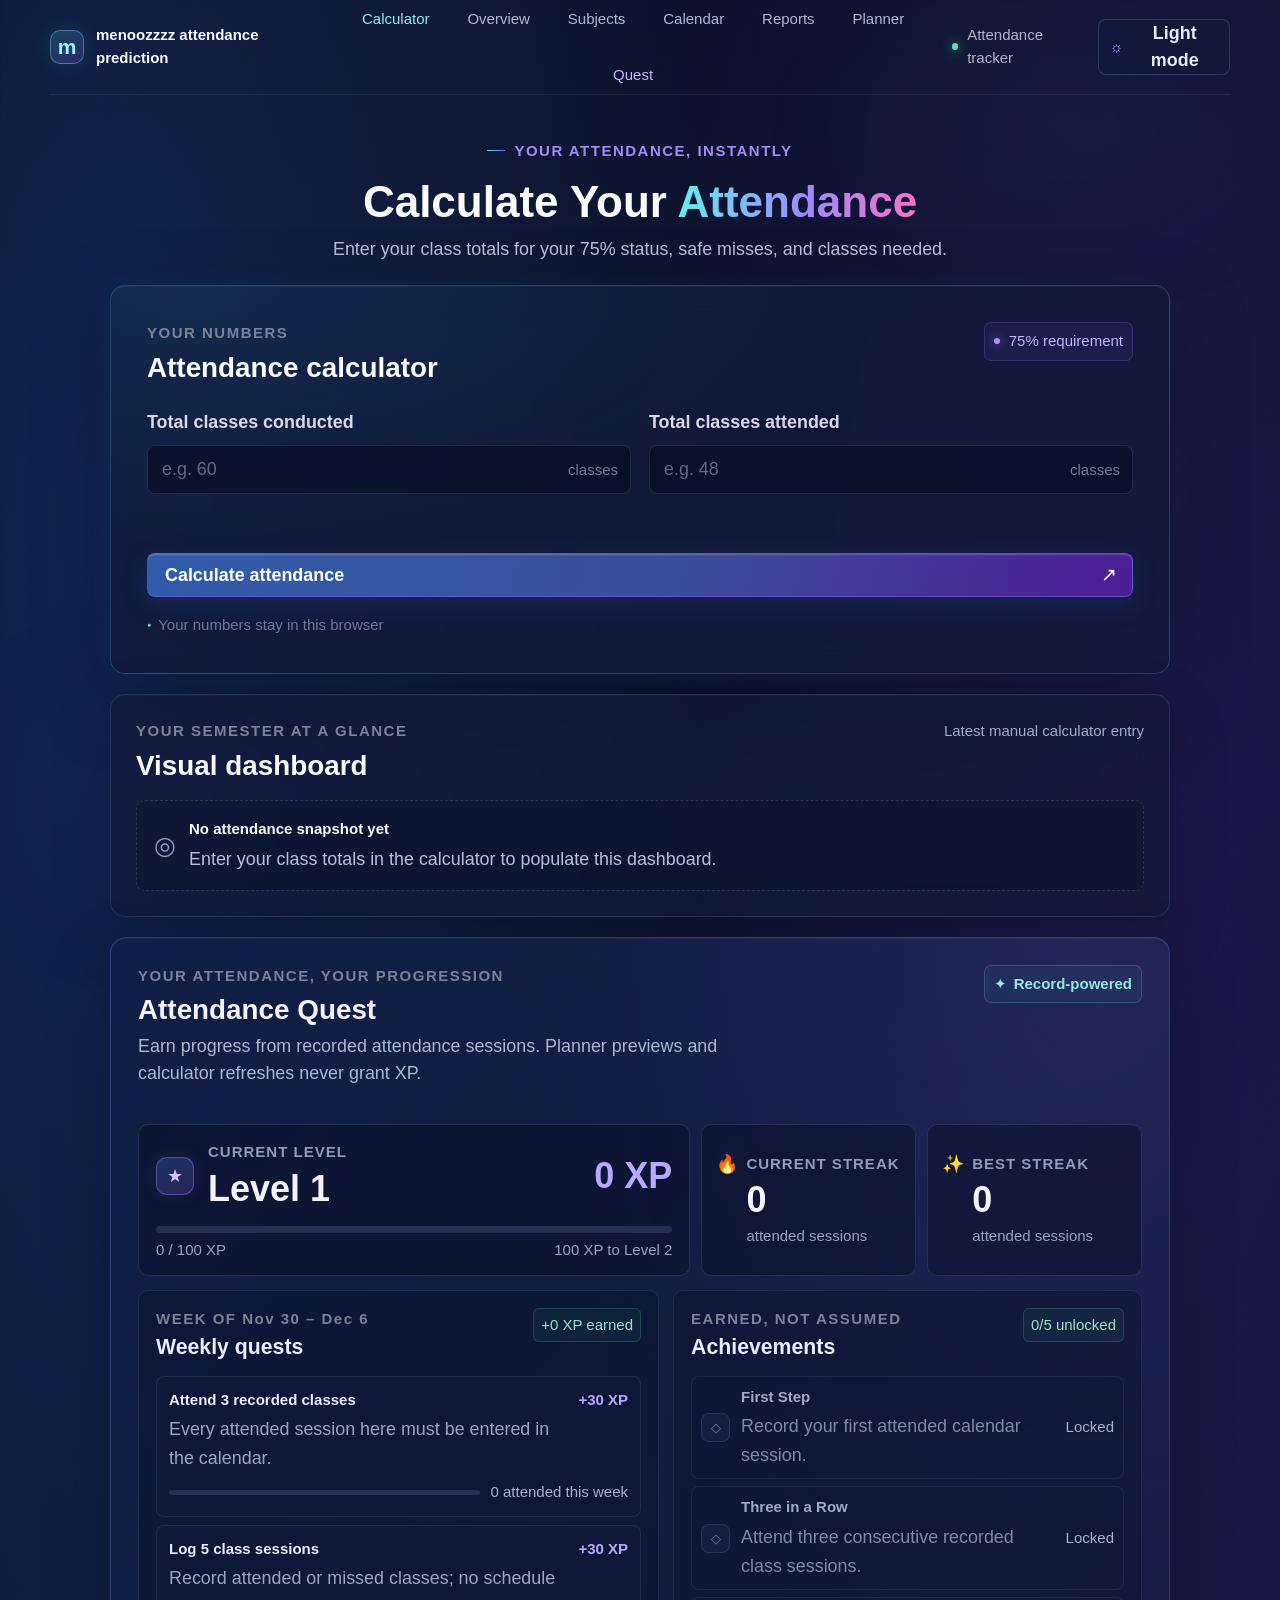
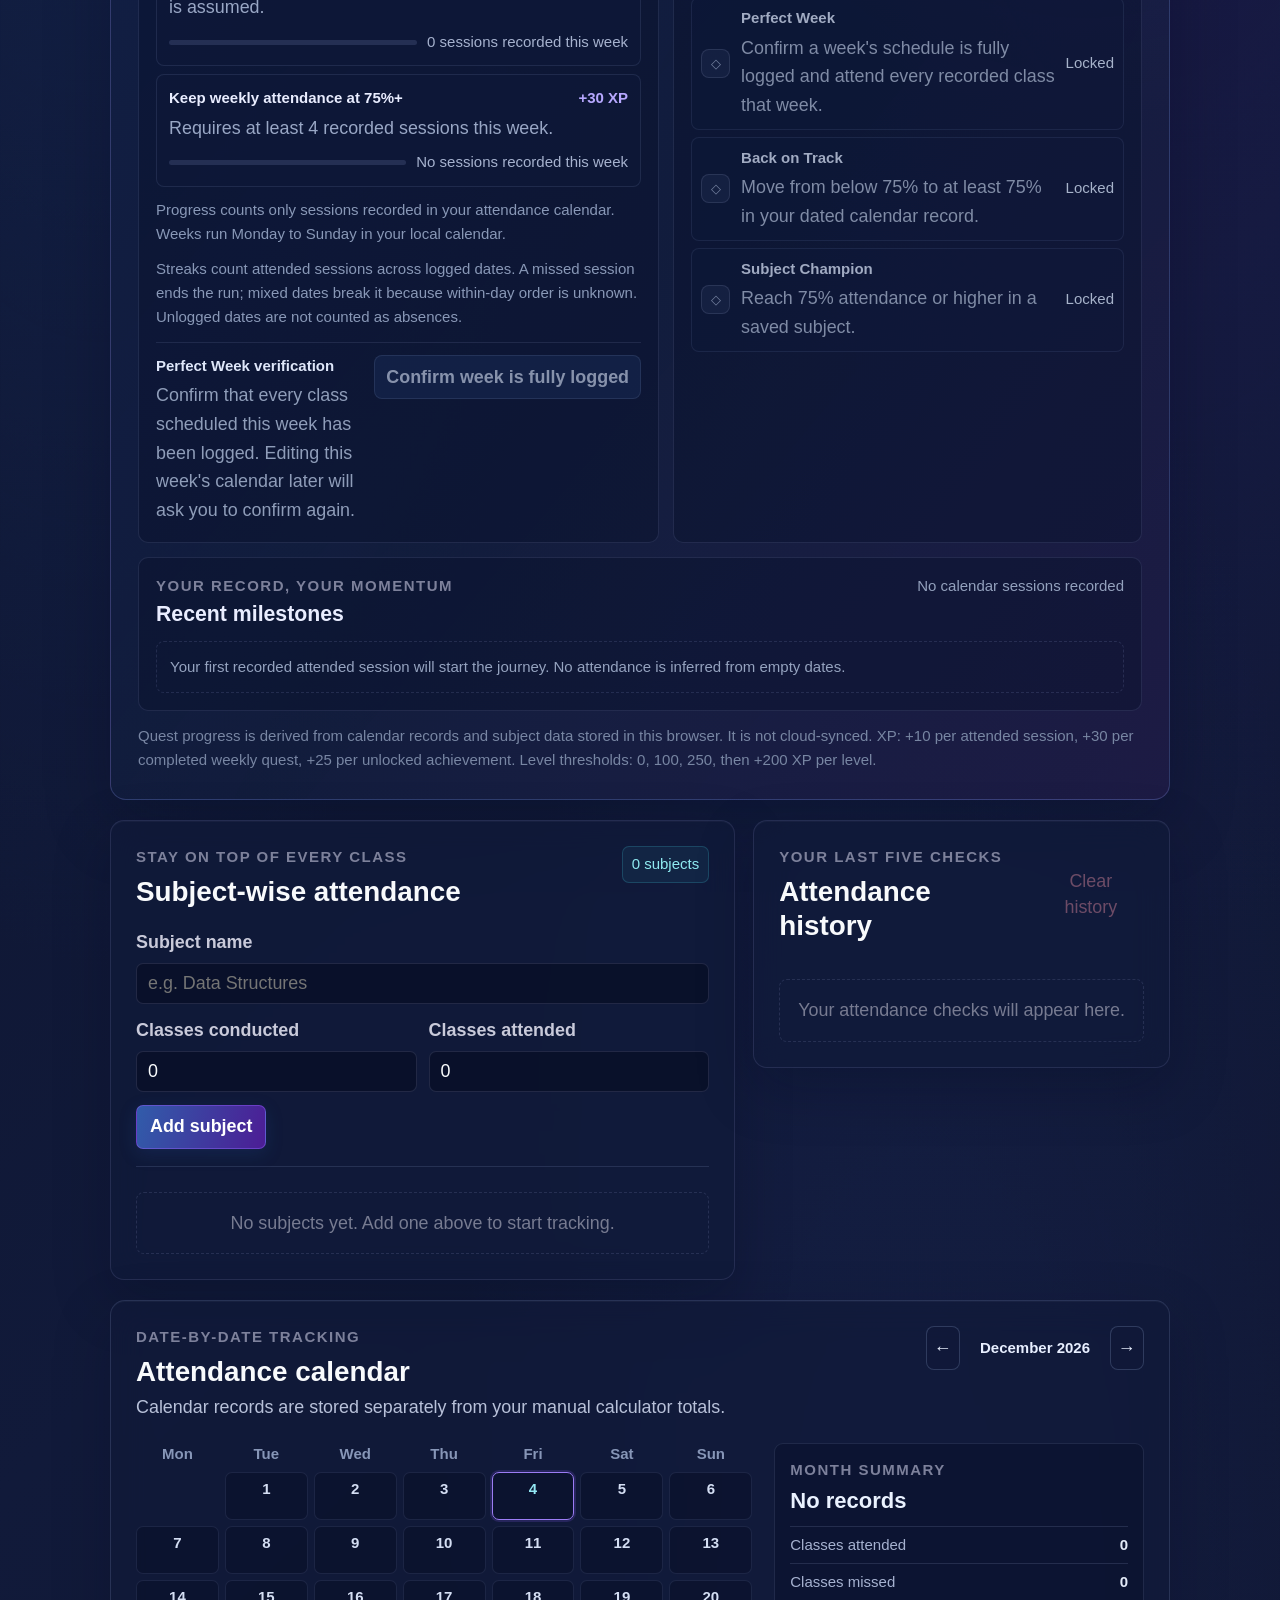
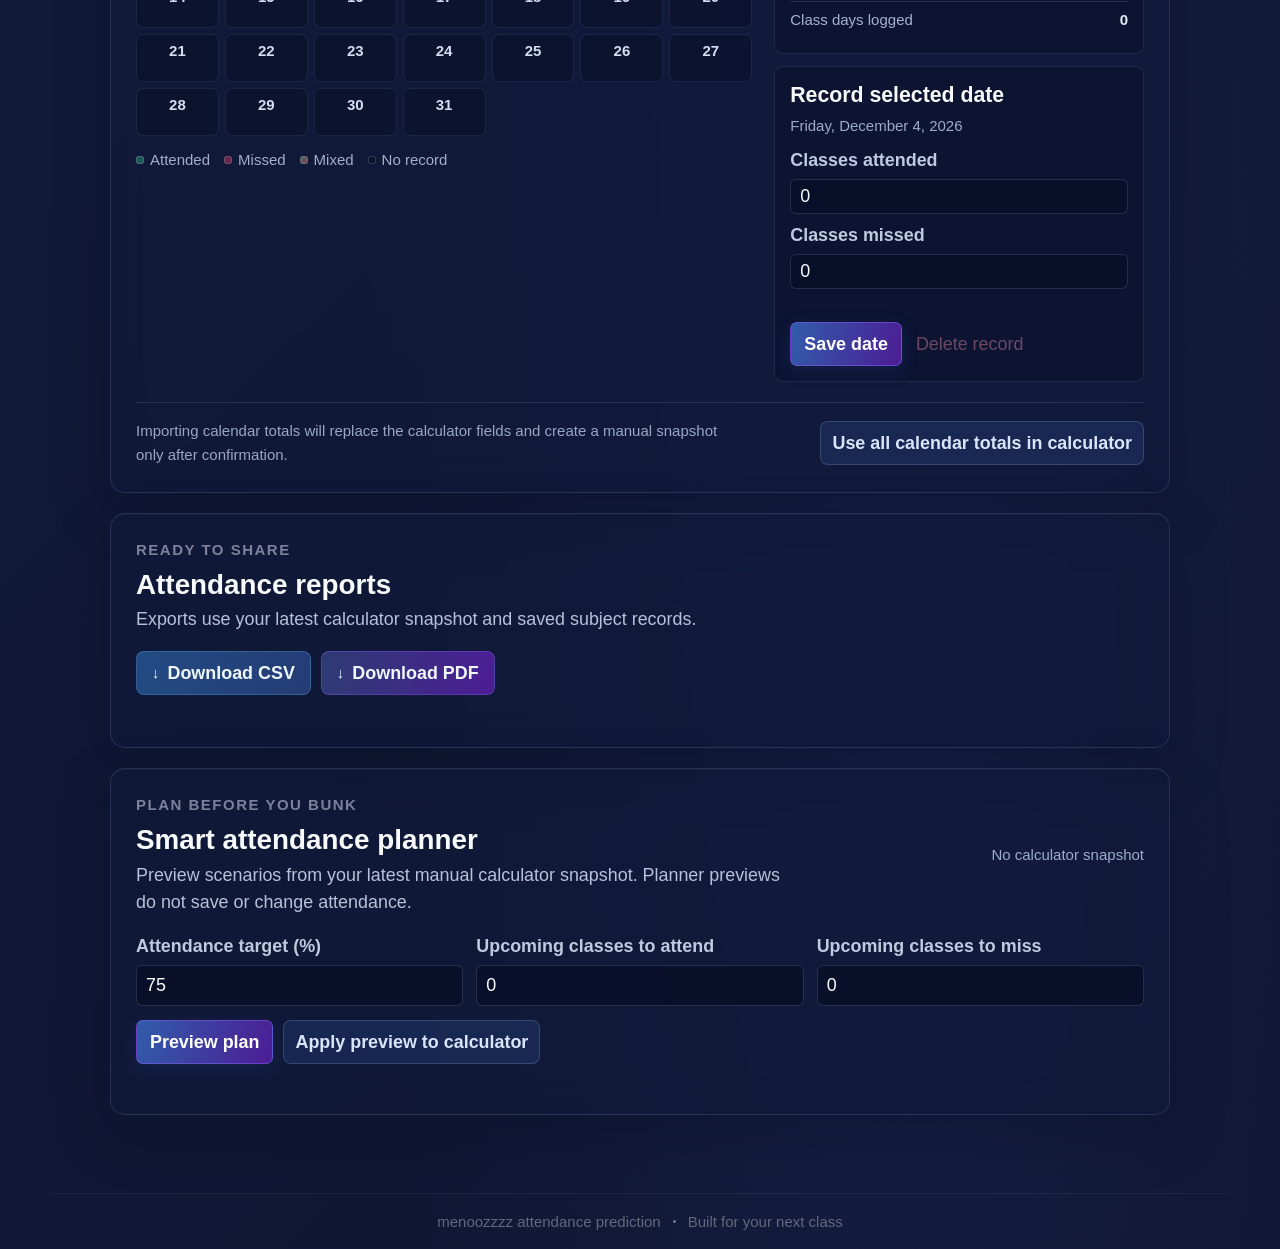
<file: index.html>
<!DOCTYPE html>
<html lang="en">
<head>
    <meta charset="UTF-8">
    <meta name="viewport" content="width=device-width, initial-scale=1.0">
    <meta name="theme-color" content="#0B1026">
    <title>menoozzzz attendance prediction</title>
    <link rel="stylesheet" href="style.css">
</head>
<body>
    <div class="page-shell">
        <header class="site-header">
            <a class="brand" href="#top" aria-label="menoozzzz attendance prediction home">
                <span class="brand-mark" aria-hidden="true">m</span>
                <span class="brand-name">menoozzzz attendance prediction</span>
            </a>
            <nav class="top-nav" aria-label="Main navigation">
                <a href="#calculator">Calculator</a>
                <a href="#overview">Overview</a>
                <a href="#subjects">Subjects</a>
                <a href="#calendar">Calendar</a>
                <a href="#reports">Reports</a>
                <a href="#planner">Planner</a>
                <a href="#quest">Quest</a>
            </nav>
            <div class="header-tools">
                <div class="header-status"><span class="status-dot" aria-hidden="true"></span>Attendance tracker</div>
                <button id="theme-toggle" class="theme-toggle" type="button" aria-label="Switch to light mode" aria-pressed="false">
                    <span id="theme-icon" aria-hidden="true">&#9788;</span>
                    <span id="theme-label">Light mode</span>
                </button>
            </div>
        </header>

        <main id="top" class="dashboard">
            <section id="calculator" class="calculator-hero" aria-labelledby="page-title">
                <div class="intro">
                    <p class="eyebrow"><span></span> YOUR ATTENDANCE, INSTANTLY</p>
                    <h1 id="page-title">Calculate Your <span>Attendance</span></h1>
                    <p class="intro-copy">Enter your class totals for your 75% status, safe misses, and classes needed.</p>
                </div>

                <div class="workspace">
                    <section class="calculator-panel" aria-labelledby="calculator-title">
                        <div class="section-heading">
                            <div>
                                <p class="section-kicker">YOUR NUMBERS</p>
                                <h2 id="calculator-title">Attendance calculator</h2>
                            </div>
                            <span class="target-chip"><span class="target-chip-dot"></span> 75% requirement</span>
                        </div>

                        <form id="attendance-form">
                            <div class="field-group">
                                <label for="conducted">Total classes conducted</label>
                                <div class="input-wrap">
                                    <input type="number" id="conducted" name="conducted" min="1" step="1" inputmode="numeric" placeholder="e.g. 60" required>
                                    <span class="input-suffix">classes</span>
                                </div>
                            </div>

                            <div class="field-group">
                                <label for="attended">Total classes attended</label>
                                <div class="input-wrap">
                                    <input type="number" id="attended" name="attended" min="0" step="1" inputmode="numeric" placeholder="e.g. 48" required>
                                    <span class="input-suffix">classes</span>
                                </div>
                            </div>

                            <p id="form-error" class="form-error" role="alert"></p>
                            <button class="calculate-button" type="submit">
                                <span>Calculate attendance</span>
                                <span class="button-arrow" aria-hidden="true">&#8599;</span>
                            </button>
                        </form>
                        <p class="privacy-note"><span aria-hidden="true">&#9679;</span> Your numbers stay in this browser</p>
                    </section>

                    <section id="results" class="results-panel" aria-labelledby="results-title" aria-live="polite" hidden>
                        <div class="results-topline">
                            <div>
                                <p class="section-kicker">LIVE SNAPSHOT</p>
                                <h2 id="results-title">Your attendance</h2>
                            </div>
                            <span id="attendance-status" class="attendance-status"></span>
                        </div>

                        <div class="result-overview">
                            <div class="progress-ring" role="meter" aria-label="Current attendance" aria-valuemin="0" aria-valuemax="100" aria-valuenow="0" id="progress-meter">
                                <svg viewBox="0 0 140 140" aria-hidden="true">
                                    <defs>
                                        <linearGradient id="attendance-gradient" x1="0%" y1="100%" x2="100%" y2="0%">
                                            <stop offset="0%" stop-color="#48e4f2"></stop>
                                            <stop offset="55%" stop-color="#a578ff"></stop>
                                            <stop offset="100%" stop-color="#ff69c7"></stop>
                                        </linearGradient>
                                    </defs>
                                    <circle class="ring-track" cx="70" cy="70" r="58"></circle>
                                    <circle class="ring-progress" cx="70" cy="70" r="58"></circle>
                                </svg>
                                <div class="ring-label">
                                    <strong id="percentage-value">0%</strong>
                                    <span>attendance</span>
                                </div>
                            </div>
                            <p id="guidance" class="guidance"></p>
                        </div>

                        <section id="roast-card" class="roast-card" aria-live="polite" aria-label="Attendance reaction">
                            <div class="roast-emoji" id="roast-emoji" aria-hidden="true"></div>
                            <span id="roast-warning-icon" class="roast-warning-icon" aria-hidden="true" hidden>⚠</span>
                            <div class="roast-copy">
                                <p class="roast-kicker" id="roast-kicker"></p>
                                <h3 id="roast-headline"></h3>
                                <p class="roast-message" id="roast-message"></p>
                                <button id="promise-button" class="promise-button" type="button" hidden>Sare ra, repati nunchi college ki veltha 😂</button>
                                <p id="promise-confirmation" class="promise-confirmation" role="status" hidden></p>
                            </div>
                            <div class="confetti" aria-hidden="true"><i></i><i></i><i></i><i></i><i></i><i></i></div>
                        </section>

                        <div class="metric-grid" aria-label="Attendance totals">
                            <div class="metric-item">
                                <span class="metric-icon metric-icon-blue" aria-hidden="true">&#9632;</span>
                                <span class="metric-label">Conducted</span>
                                <strong id="conducted-total">0</strong>
                            </div>
                            <div class="metric-item">
                                <span class="metric-icon metric-icon-pink" aria-hidden="true">&#9632;</span>
                                <span class="metric-label">Attended</span>
                                <strong id="attended-total">0</strong>
                            </div>
                            <div class="metric-item">
                                <span class="metric-icon metric-icon-violet" aria-hidden="true">&#9632;</span>
                                <span class="metric-label">Missed</span>
                                <strong id="missed-total">0</strong>
                            </div>
                        </div>

                        <div id="action-card" class="action-card">
                            <span id="action-icon" class="action-icon" aria-hidden="true"></span>
                            <div>
                                <p id="action-label" class="action-label"></p>
                                <p id="action-message" class="action-message"></p>
                            </div>
                        </div>
                    </section>
                </div>
            </section>

            <section id="overview" class="overview-dashboard" aria-labelledby="overview-title">
                <div class="dashboard-heading">
                    <div>
                        <p class="section-kicker">YOUR SEMESTER AT A GLANCE</p>
                        <h2 id="overview-title">Visual dashboard</h2>
                    </div>
                    <span id="dashboard-source-note" class="source-note">Latest manual calculator entry</span>
                </div>
                <div id="dashboard-empty" class="dashboard-empty">
                    <span class="empty-mark" aria-hidden="true">&#9678;</span>
                    <div>
                        <strong>No attendance snapshot yet</strong>
                        <p>Enter your class totals in the calculator to populate this dashboard.</p>
                    </div>
                </div>
                <div id="dashboard-content" class="dashboard-content" hidden>
                    <div class="dashboard-metrics">
                        <article class="dashboard-card dashboard-main-card">
                            <div class="dashboard-card-top">
                                <span>Overall attendance</span>
                                <span id="dashboard-status" class="dashboard-status"></span>
                            </div>
                            <strong id="dashboard-percentage" class="dashboard-percentage">0%</strong>
                            <div class="dashboard-progress-track" role="meter" aria-label="Overall attendance progress" aria-valuemin="0" aria-valuemax="100" aria-valuenow="0" id="dashboard-meter">
                                <span id="dashboard-progress" class="dashboard-progress-fill"></span>
                                <span class="target-marker" aria-hidden="true"></span>
                            </div>
                            <span class="dashboard-progress-label">75% target</span>
                        </article>
                        <article class="dashboard-card"><span>Conducted</span><strong id="dashboard-conducted">0</strong><small>classes</small></article>
                        <article class="dashboard-card"><span>Attended</span><strong id="dashboard-attended">0</strong><small>classes</small></article>
                        <article class="dashboard-card"><span>Missed</span><strong id="dashboard-missed">0</strong><small>classes</small></article>
                        <article class="dashboard-card"><span>Safe to miss</span><strong id="dashboard-safe-skips">0</strong><small>consecutive classes</small></article>
                        <article class="dashboard-card"><span>To reach target</span><strong id="dashboard-needed">0</strong><small>consecutive classes</small></article>
                    </div>
                    <div class="dashboard-subjects">
                        <div class="dashboard-subject-heading">
                            <h3>Subject progress</h3>
                            <span id="improvement-count" class="source-note">No subjects need attention</span>
                        </div>
                        <div id="dashboard-subject-list" class="dashboard-subject-list"></div>
                        <p id="dashboard-subject-empty" class="dashboard-subject-empty">Add subjects below to compare attendance and find areas to improve.</p>
                    </div>
                </div>
            </section>

            <section id="quest" class="quest-panel" aria-labelledby="quest-title">
                <div class="quest-heading">
                    <div>
                        <p class="section-kicker">YOUR ATTENDANCE, YOUR PROGRESSION</p>
                        <h2 id="quest-title">Attendance Quest</h2>
                        <p class="quest-intro">Earn progress from recorded attendance sessions. Planner previews and calculator refreshes never grant XP.</p>
                    </div>
                    <span class="quest-source-badge"><span aria-hidden="true">&#10022;</span> Record-powered</span>
                </div>

                <p id="quest-feedback" class="quest-feedback" role="status" aria-live="polite"></p>

                <div class="quest-summary-grid">
                    <article class="quest-level-card">
                        <div class="quest-level-top">
                            <span class="quest-level-emblem" aria-hidden="true">&#9733;</span>
                            <div><span class="quest-label">CURRENT LEVEL</span><strong id="quest-level">Level 1</strong></div>
                            <strong id="quest-xp" class="quest-total-xp">0 XP</strong>
                        </div>
                        <div class="quest-xp-track" role="progressbar" aria-label="Progress to next level" aria-valuemin="0" aria-valuemax="100" aria-valuenow="0" id="quest-xp-meter">
                            <span id="quest-xp-progress"></span>
                        </div>
                        <div class="quest-xp-caption"><span id="quest-xp-current">0 XP</span><span id="quest-xp-next">100 XP to Level 2</span></div>
                    </article>
                    <article class="quest-stat-card">
                        <span class="quest-stat-icon" aria-hidden="true">&#128293;</span>
                        <span class="quest-label">CURRENT STREAK</span>
                        <strong id="quest-current-streak">0</strong>
                        <small>attended sessions</small>
                    </article>
                    <article class="quest-stat-card">
                        <span class="quest-stat-icon best-streak-icon" aria-hidden="true">&#10024;</span>
                        <span class="quest-label">BEST STREAK</span>
                        <strong id="quest-best-streak">0</strong>
                        <small>attended sessions</small>
                    </article>
                </div>

                <div class="quest-content-grid">
                    <section class="quest-subsection" aria-labelledby="weekly-quests-title">
                        <div class="quest-section-heading">
                            <div><p class="section-kicker">WEEK OF <span id="quest-week-label"></span></p><h3 id="weekly-quests-title">Weekly quests</h3></div>
                            <span id="quest-week-xp" class="quest-week-reward">+0 XP</span>
                        </div>
                        <div id="quest-list" class="quest-list"></div>
                        <p class="quest-method-note">Progress counts only sessions recorded in your attendance calendar. Weeks run Monday to Sunday in your local calendar.</p>
                        <p class="quest-method-note streak-method-note">Streaks count attended sessions across logged dates. A missed session ends the run; mixed dates break it because within-day order is unknown. Unlogged dates are not counted as absences.</p>
                        <div class="quest-week-confirm">
                            <div><strong>Perfect Week verification</strong><p>Confirm that every class scheduled this week has been logged. Editing this week's calendar later will ask you to confirm again.</p></div>
                            <button id="quest-confirm-week" class="secondary-button" type="button">Confirm week is fully logged</button>
                        </div>
                    </section>

                    <section class="quest-subsection achievements-section" aria-labelledby="achievements-title">
                        <div class="quest-section-heading">
                            <div><p class="section-kicker">EARNED, NOT ASSUMED</p><h3 id="achievements-title">Achievements</h3></div>
                            <span id="achievement-count" class="quest-week-reward">0 unlocked</span>
                        </div>
                        <div id="achievement-list" class="achievement-list"></div>
                    </section>
                </div>

                <div class="quest-milestones">
                    <div class="quest-section-heading">
                        <div><p class="section-kicker">YOUR RECORD, YOUR MOMENTUM</p><h3>Recent milestones</h3></div>
                        <span id="quest-record-summary" class="quest-summary-note">No calendar sessions recorded</span>
                    </div>
                    <div id="quest-milestone-list" class="quest-milestone-list"></div>
                </div>
                <p class="quest-storage-note">Quest progress is derived from calendar records and subject data stored in this browser. It is not cloud-synced. XP: +10 per attended session, +30 per completed weekly quest, +25 per unlocked achievement. Level thresholds: 0, 100, 250, then +200 XP per level.</p>
            </section>

            <div id="subjects" class="support-grid" aria-label="Subject tracker and attendance history">
                <section class="support-panel subjects-panel" aria-labelledby="subjects-title">
                    <div class="support-heading">
                        <div>
                            <p class="section-kicker">STAY ON TOP OF EVERY CLASS</p>
                            <h2 id="subjects-title">Subject-wise attendance</h2>
                        </div>
                        <span id="subject-count" class="count-badge">0 subjects</span>
                    </div>

                    <form id="subject-form" class="subject-form">
                        <div class="subject-field subject-name-field">
                            <label for="subject-name">Subject name</label>
                            <input id="subject-name" name="subjectName" type="text" maxlength="60" placeholder="e.g. Data Structures" required>
                        </div>
                        <div class="subject-field">
                            <label for="subject-conducted">Classes conducted</label>
                            <input id="subject-conducted" name="subjectConducted" type="number" min="0" step="1" inputmode="numeric" value="0" required>
                        </div>
                        <div class="subject-field">
                            <label for="subject-attended">Classes attended</label>
                            <input id="subject-attended" name="subjectAttended" type="number" min="0" step="1" inputmode="numeric" value="0" required>
                        </div>
                        <div class="subject-form-actions">
                            <button id="subject-submit" class="small-primary-button" type="submit">Add subject</button>
                            <button id="subject-cancel" class="text-button" type="button" hidden>Cancel edit</button>
                        </div>
                    </form>
                    <p id="subject-feedback" class="inline-feedback" role="status"></p>
                    <div id="subject-list" class="subject-list" aria-live="polite"></div>
                </section>

                <section class="support-panel history-panel" aria-labelledby="history-title">
                    <div class="support-heading">
                        <div>
                            <p class="section-kicker">YOUR LAST FIVE CHECKS</p>
                            <h2 id="history-title">Attendance history</h2>
                        </div>
                        <button id="clear-history" class="text-button clear-history-button" type="button">Clear history</button>
                    </div>
                    <p id="history-feedback" class="inline-feedback" role="status"></p>
                    <ol id="history-list" class="history-list" aria-live="polite"></ol>
                </section>
            </div>

            <section id="calendar" class="feature-panel calendar-panel" aria-labelledby="calendar-title">
                <div class="feature-heading">
                    <div>
                        <p class="section-kicker">DATE-BY-DATE TRACKING</p>
                        <h2 id="calendar-title">Attendance calendar</h2>
                        <p class="feature-description">Calendar records are stored separately from your manual calculator totals.</p>
                    </div>
                    <div class="month-navigation">
                        <button id="calendar-prev" class="icon-button" type="button" aria-label="Previous month" title="Previous month">&#8592;</button>
                        <strong id="calendar-month-label"></strong>
                        <button id="calendar-next" class="icon-button" type="button" aria-label="Next month" title="Next month">&#8594;</button>
                    </div>
                </div>
                <div class="calendar-layout">
                    <div class="calendar-column">
                        <div class="calendar-weekdays" aria-hidden="true">
                            <span>Mon</span><span>Tue</span><span>Wed</span><span>Thu</span><span>Fri</span><span>Sat</span><span>Sun</span>
                        </div>
                        <div id="calendar-grid" class="calendar-grid" role="grid" aria-label="Attendance calendar dates"></div>
                        <div class="calendar-legend" aria-label="Calendar legend">
                            <span><i class="legend-attended"></i>Attended</span>
                            <span><i class="legend-missed"></i>Missed</span>
                            <span><i class="legend-mixed"></i>Mixed</span>
                            <span><i class="legend-empty"></i>No record</span>
                        </div>
                    </div>
                    <aside class="calendar-side">
                        <div class="month-summary">
                            <p class="section-kicker">MONTH SUMMARY</p>
                            <strong id="calendar-month-percentage">No records</strong>
                            <div class="month-stat-row"><span>Classes attended</span><b id="calendar-month-attended">0</b></div>
                            <div class="month-stat-row"><span>Classes missed</span><b id="calendar-month-missed">0</b></div>
                            <div class="month-stat-row"><span>Class days logged</span><b id="calendar-month-days">0</b></div>
                        </div>
                        <form id="calendar-record-form" class="calendar-record-form">
                            <h3>Record selected date</h3>
                            <p id="calendar-selected-label" class="selected-date-label"></p>
                            <label for="calendar-attended">Classes attended</label>
                            <input id="calendar-attended" type="number" min="0" step="1" inputmode="numeric" value="0" required>
                            <label for="calendar-missed">Classes missed</label>
                            <input id="calendar-missed" type="number" min="0" step="1" inputmode="numeric" value="0" required>
                            <p id="calendar-feedback" class="inline-feedback" role="status"></p>
                            <div class="calendar-form-actions">
                                <button id="calendar-save" class="small-primary-button" type="submit">Save date</button>
                                <button id="calendar-delete" class="text-button delete-button" type="button" disabled>Delete record</button>
                            </div>
                        </form>
                    </aside>
                </div>
                <div class="calendar-import-row">
                    <p>Importing calendar totals will replace the calculator fields and create a manual snapshot only after confirmation.</p>
                    <button id="calendar-import" class="secondary-button" type="button">Use all calendar totals in calculator</button>
                </div>
            </section>

            <section id="reports" class="feature-panel reports-panel" aria-labelledby="reports-title">
                <div class="feature-heading">
                    <div>
                        <p class="section-kicker">READY TO SHARE</p>
                        <h2 id="reports-title">Attendance reports</h2>
                        <p class="feature-description">Exports use your latest calculator snapshot and saved subject records.</p>
                    </div>
                </div>
                <div class="report-actions">
                    <button id="download-csv" class="report-button" type="button"><span aria-hidden="true">&#8595;</span> Download CSV</button>
                    <button id="download-pdf" class="report-button report-button-secondary" type="button"><span aria-hidden="true">&#8595;</span> Download PDF</button>
                    <p id="report-feedback" class="inline-feedback" role="status"></p>
                </div>
            </section>

            <section id="planner" class="feature-panel planner-panel" aria-labelledby="planner-title">
                <div class="feature-heading">
                    <div>
                        <p class="section-kicker">PLAN BEFORE YOU BUNK</p>
                        <h2 id="planner-title">Smart attendance planner</h2>
                        <p class="feature-description">Preview scenarios from your latest manual calculator snapshot. Planner previews do not save or change attendance.</p>
                    </div>
                    <span id="planner-source-status" class="source-note">No calculator snapshot</span>
                </div>
                <form id="planner-form" class="planner-form">
                    <div class="planner-fields">
                        <div class="planner-field">
                            <label for="planner-target">Attendance target (%)</label>
                            <input id="planner-target" type="number" min="1" max="100" step="0.1" value="75" required>
                        </div>
                        <div class="planner-field">
                            <label for="planner-attend">Upcoming classes to attend</label>
                            <input id="planner-attend" type="number" min="0" step="1" value="0" required>
                        </div>
                        <div class="planner-field">
                            <label for="planner-miss">Upcoming classes to miss</label>
                            <input id="planner-miss" type="number" min="0" step="1" value="0" required>
                        </div>
                    </div>
                    <div class="planner-actions">
                        <button class="small-primary-button" type="submit">Preview plan</button>
                        <button id="planner-apply" class="secondary-button" type="button" disabled>Apply preview to calculator</button>
                    </div>
                </form>
                <p id="planner-feedback" class="inline-feedback" role="status"></p>
                <div id="planner-results" class="planner-results" hidden>
                    <div class="planner-current">
                        <p class="section-kicker">CURRENT POSITION</p>
                        <strong id="planner-current-status"></strong>
                        <p id="planner-current-guidance"></p>
                    </div>
                    <div class="planner-preview">
                        <p class="section-kicker">PROJECTED SCENARIO</p>
                        <strong id="planner-projected-percentage"></strong>
                        <p id="planner-projected-guidance"></p>
                    </div>
                </div>
            </section>
        </main>

        <footer class="site-footer">
            <span>menoozzzz attendance prediction</span>
            <span class="footer-divider" aria-hidden="true"></span>
            <span>Built for your next class</span>
        </footer>
    </div>
    <script src="script.js"></script>
</body>
</html>
</file>
<file: style.css>
:root {
    color-scheme: dark;
    font-family: "Segoe UI", "Trebuchet MS", sans-serif;
    background: #0B1026;
    color: #F8FAFC;
    font-synthesis: none;
    text-rendering: optimizeLegibility;
    --ink: #F8FAFC;
    --muted: #B8C1D9;
    --line: rgba(166, 185, 232, 0.15);
    --panel: rgba(17, 26, 58, 0.79);
    --navy: #0B1026;
    --midnight: #111A3A;
    --royal-purple: #4C1D95;
    --cyan: #48e4f2;
    --violet: #8B5CF6;
    --pink: #ff69c7;
    --type-caption: clamp(0.875rem, 0.84rem + 0.15vw, 0.9375rem);
    --type-body: clamp(1rem, 0.96rem + 0.2vw, 1.125rem);
    --type-control: clamp(1rem, 0.98rem + 0.2vw, 1.125rem);
    --type-card-title: clamp(1.125rem, 1.05rem + 0.35vw, 1.375rem);
    --type-section: clamp(1.5rem, 1.3rem + 0.55vw, 1.875rem);
    --type-page-title: clamp(2.25rem, 1.9rem + 1.5vw, 2.75rem);
    --type-stat: clamp(1.75rem, 1.5rem + 1vw, 2.25rem);
    --type-attendance: clamp(2.75rem, 2rem + 3vw, 4rem);
    --type-ring: clamp(1.2rem, 1rem + 0.9vw, 1.55rem);
}

*,
*::before,
*::after {
    box-sizing: border-box;
}

html {
    background: var(--navy);
    overflow-x: hidden;
}

body {
    min-height: 100vh;
    margin: 0;
    overflow-x: hidden;
    background:
        radial-gradient(ellipse at 8% 12%, rgba(44, 102, 204, 0.22), transparent 37%),
        radial-gradient(ellipse at 91% 18%, rgba(76, 29, 149, 0.2), transparent 34%),
        radial-gradient(ellipse at 72% 88%, rgba(44, 72, 155, 0.16), transparent 40%),
        linear-gradient(135deg, #0B1026 0%, #111A3A 54%, #10152F 100%);
    color: var(--ink);
    font-family: "Segoe UI", "Trebuchet MS", sans-serif;
    -webkit-font-smoothing: antialiased;
}

body::before {
    position: fixed;
    z-index: 0;
    pointer-events: none;
    content: "";
    inset: 0;
    opacity: 0.13;
    background-image: linear-gradient(rgba(185, 204, 255, 0.035) 1px, transparent 1px),
        linear-gradient(90deg, rgba(185, 204, 255, 0.035) 1px, transparent 1px);
    background-size: 54px 54px;
    mask-image: linear-gradient(to bottom, black, transparent 90%);
}

.page-shell {
    position: relative;
    z-index: 1;
    display: flex;
    min-height: 100vh;
    flex-direction: column;
    width: 100%;
    max-width: 100%;
    overflow-x: hidden;
}

.site-header {
    display: flex;
    width: min(1180px, calc(100% - 64px));
    min-height: 82px;
    align-items: center;
    justify-content: space-between;
    margin: 0 auto;
    border-bottom: 1px solid rgba(255, 255, 255, 0.07);
}

.brand {
    display: inline-flex;
    min-width: 0;
    align-items: center;
    gap: 12px;
    color: var(--ink);
    text-decoration: none;
}

.brand-mark {
    display: grid;
    width: 34px;
    height: 34px;
    flex: 0 0 34px;
    place-items: center;
    border: 1px solid rgba(111, 228, 244, 0.38);
    border-radius: 10px;
    background: linear-gradient(140deg, rgba(67, 225, 240, 0.2), rgba(163, 104, 255, 0.18));
    box-shadow: 0 0 22px rgba(73, 211, 243, 0.12);
    color: #9af5ff;
    font-size: 21px;
    font-weight: 750;
}

.brand-name {
    overflow-wrap: anywhere;
    font-size: 15px;
    font-weight: 650;
}

.header-status,
.target-chip {
    display: inline-flex;
    align-items: center;
    gap: 9px;
    color: #b5b6c9;
    font-size: 12px;
}

.status-dot,
.target-chip-dot {
    width: 7px;
    height: 7px;
    border-radius: 50%;
    background: #53e0bd;
    box-shadow: 0 0 12px rgba(83, 224, 189, 0.75);
}

.dashboard {
    width: min(1060px, calc(100% - 64px));
    flex: 1;
    align-self: center;
    padding: clamp(24px, 3.5vw, 42px) 0 78px;
}

.calculator-hero {
    position: relative;
    isolation: isolate;
}

.intro {
    max-width: 700px;
    margin: 0 auto 22px;
    text-align: center;
    animation: rise-in 650ms ease both;
}

.calculator-hero .intro {
    max-width: 900px;
}

.calculator-hero .intro-copy {
    max-width: 760px;
}

.eyebrow,
.section-kicker {
    margin: 0;
    color: #7d819b;
    font-size: 10px;
    font-weight: 750;
    letter-spacing: 1.5px;
}

.eyebrow {
    display: inline-flex;
    align-items: center;
    gap: 9px;
    color: #9f8df8;
}

.eyebrow span {
    width: 18px;
    height: 1px;
    background: linear-gradient(90deg, var(--cyan), var(--violet));
}

.intro h1 {
    margin: 16px 0 10px;
    font-size: clamp(36px, 5vw, 54px);
    font-weight: 650;
    line-height: 1.1;
}

.intro h1 span {
    color: #a98cff;
    background: linear-gradient(95deg, #69e8ef 4%, #9b8aff 53%, #ff70c7 100%);
    background-clip: text;
    -webkit-text-fill-color: transparent;
}

.intro-copy {
    max-width: 480px;
    margin: 0 auto;
    color: var(--muted);
    font-size: 15px;
    line-height: 1.7;
}

.workspace {
    display: grid;
    grid-template-columns: minmax(0, 1fr);
    align-items: stretch;
    gap: 18px;
}

.workspace:has(#results:not([hidden])) {
    grid-template-columns: minmax(0, 0.88fr) minmax(0, 1.12fr);
    align-items: start;
}

.workspace:has(#results:not([hidden])) .calculator-panel,
.workspace:has(#results:not([hidden])) .results-panel {
    grid-column: auto;
}

.support-grid {
    display: grid;
    grid-template-columns: minmax(0, 1.2fr) minmax(0, 0.8fr);
    align-items: start;
    gap: 18px;
    margin-top: 20px;
}

.support-panel {
    min-width: 0;
    padding: 25px;
    border: 1px solid rgba(159, 163, 217, 0.15);
    border-radius: 14px;
    background: rgba(17, 26, 58, 0.7);
    box-shadow: 0 20px 55px rgba(3, 8, 28, 0.25), inset 0 1px rgba(210, 224, 255, 0.035);
    backdrop-filter: blur(16px);
}

.support-heading {
    display: flex;
    align-items: flex-start;
    justify-content: space-between;
    gap: 12px;
    margin-bottom: 20px;
}

.support-heading h2 {
    margin: 8px 0 0;
    font-size: 18px;
    font-weight: 620;
}

.count-badge {
    flex: 0 0 auto;
    padding: 6px 9px;
    border: 1px solid rgba(72, 228, 242, 0.18);
    border-radius: 7px;
    background: rgba(72, 228, 242, 0.06);
    color: #8feaf1;
    font-size: 10px;
}

.subject-form {
    display: grid;
    grid-template-columns: repeat(2, minmax(0, 1fr));
    gap: 13px 12px;
    padding-bottom: 17px;
    border-bottom: 1px solid var(--line);
}

.subject-name-field,
.subject-form-actions {
    grid-column: 1 / -1;
}

.subject-field label {
    display: block;
    margin-bottom: 7px;
    color: #c9cada;
    font-size: 11px;
    font-weight: 600;
}

.subject-field input {
    width: 100%;
    height: 41px;
    padding: 0 11px;
    border: 1px solid rgba(164, 168, 210, 0.16);
    border-radius: 7px;
    outline: none;
    background: rgba(8, 15, 39, 0.76);
    color: var(--ink);
    font: inherit;
    font-size: 12px;
    transition: border-color 160ms ease, box-shadow 160ms ease;
}

.subject-field input:focus {
    border-color: rgba(99, 219, 244, 0.68);
    box-shadow: 0 0 0 3px rgba(65, 205, 235, 0.09);
}

.subject-form-actions {
    display: flex;
    align-items: center;
    gap: 12px;
}

.small-primary-button {
    min-height: 37px;
    padding: 0 13px;
    border: 1px solid rgba(139, 92, 246, 0.5);
    border-radius: 7px;
    background: linear-gradient(105deg, #315caa, #4C1D95);
    box-shadow: 0 5px 17px rgba(35, 73, 148, 0.23);
    color: white;
    cursor: pointer;
    font: inherit;
    font-size: 11px;
    font-weight: 650;
    transition: filter 160ms ease, transform 160ms ease;
}

.small-primary-button:hover {
    filter: brightness(1.12);
    transform: translateY(-1px);
}

.small-primary-button:focus-visible,
.text-button:focus-visible {
    outline: 2px solid #8deefa;
    outline-offset: 3px;
}

.text-button {
    padding: 6px 4px;
    border: 0;
    background: transparent;
    color: #9ca0b8;
    cursor: pointer;
    font: inherit;
    font-size: 10px;
    transition: color 150ms ease;
}

.text-button:hover {
    color: #d8d2ff;
}

.text-button[hidden] {
    display: none;
}

.text-button:disabled {
    cursor: default;
    opacity: 0.42;
}

.inline-feedback {
    min-height: 17px;
    margin: 8px 0 0;
    color: #ff9caf;
    font-size: 10px;
    line-height: 1.5;
}

.subject-list {
    display: grid;
    gap: 10px;
}

.subject-card {
    padding: 14px;
    border: 1px solid rgba(151, 158, 205, 0.12);
    border-radius: 9px;
    background: rgba(11, 16, 38, 0.55);
    animation: rise-in 240ms ease both;
}

.subject-card-top {
    display: flex;
    align-items: center;
    justify-content: space-between;
    gap: 10px;
}

.subject-card-name {
    min-width: 0;
    margin: 0;
    color: #efeff8;
    font-size: 13px;
    font-weight: 650;
    overflow-wrap: anywhere;
}

.subject-status {
    flex: 0 0 auto;
    padding: 5px 7px;
    border: 1px solid rgba(255, 183, 89, 0.2);
    border-radius: 5px;
    background: rgba(255, 183, 89, 0.07);
    color: #ffc77e;
    font-size: 9px;
}

.subject-status.is-on-track {
    border-color: rgba(83, 224, 189, 0.2);
    background: rgba(83, 224, 189, 0.07);
    color: #83e6c8;
}

.subject-stats {
    display: grid;
    grid-template-columns: repeat(3, minmax(0, 1fr));
    gap: 8px;
    margin-top: 12px;
    padding: 10px 0;
    border-top: 1px solid var(--line);
    border-bottom: 1px solid var(--line);
}

.subject-stat {
    display: grid;
    gap: 4px;
    min-width: 0;
}

.subject-stat span {
    color: #85899e;
    font-size: 9px;
}

.subject-stat strong {
    color: #ececf6;
    font-size: 12px;
    font-weight: 650;
}

.subject-guidance {
    margin: 10px 0 0;
    color: #a7abc0;
    font-size: 10px;
    line-height: 1.6;
}

.subject-actions {
    display: flex;
    justify-content: flex-end;
    gap: 11px;
    margin-top: 6px;
}

.edit-button {
    color: #9dddec;
}

.delete-button {
    color: #ee91a4;
}

.delete-button:hover {
    color: #ffb4c3;
}

.empty-state {
    margin: 0;
    padding: 16px 12px;
    border: 1px dashed rgba(151, 158, 205, 0.17);
    border-radius: 8px;
    color: #777b91;
    font-size: 11px;
    line-height: 1.6;
    text-align: center;
}

.history-panel .support-heading {
    align-items: center;
}

.clear-history-button {
    color: #ee91a4;
}

.clear-history-button:hover {
    color: #ffb4c3;
}

.history-list {
    display: grid;
    gap: 0;
    margin: 0;
    padding: 0;
    list-style: none;
}

.history-item {
    display: flex;
    align-items: center;
    justify-content: space-between;
    gap: 12px;
    padding: 13px 2px;
    border-bottom: 1px solid var(--line);
    animation: rise-in 240ms ease both;
}

.history-item:first-child {
    padding-top: 3px;
}

.history-item:last-child {
    border-bottom: 0;
}

.history-details {
    display: grid;
    min-width: 0;
    gap: 5px;
}

.history-details strong {
    color: #e8e8f3;
    font-size: 11px;
    font-weight: 600;
}

.history-details time {
    color: #7e8298;
    font-size: 9px;
}

.history-percentage {
    flex: 0 0 auto;
    color: #a9dfe8;
    font-size: 12px;
    font-weight: 700;
}

.calculator-panel,
.results-panel {
    border: 1px solid rgba(166, 185, 232, 0.17);
    border-radius: 15px;
    background: var(--panel);
    box-shadow: 0 24px 70px rgba(3, 8, 28, 0.3), inset 0 1px rgba(210, 224, 255, 0.04);
    backdrop-filter: blur(18px);
}

.calculator-panel {
    min-width: 0;
    padding: clamp(24px, 3vw, 36px);
    border-color: rgba(105, 197, 239, 0.24);
    background:
        radial-gradient(ellipse at 8% 0%, rgba(48, 155, 213, 0.12), transparent 48%),
        var(--panel);
    box-shadow: 0 26px 76px rgba(3, 8, 28, 0.34), 0 0 28px rgba(72, 175, 242, 0.08), inset 0 1px rgba(210, 224, 255, 0.06);
    animation: rise-in 650ms 80ms ease both;
}

.section-heading,
.results-topline {
    display: flex;
    align-items: flex-start;
    justify-content: space-between;
    gap: 12px;
}

.section-heading h2,
.results-topline h2 {
    margin: 8px 0 0;
    font-size: 19px;
    font-weight: 620;
}

.target-chip {
    flex: 0 0 auto;
    padding: 7px 9px;
    border: 1px solid rgba(165, 139, 255, 0.2);
    border-radius: 7px;
    background: rgba(137, 105, 255, 0.08);
    color: #c4b5ff;
    font-size: 10px;
}

.target-chip-dot {
    width: 6px;
    height: 6px;
    background: #ad8dff;
    box-shadow: 0 0 10px rgba(173, 141, 255, 0.7);
}

#attendance-form {
    display: grid;
    grid-template-columns: repeat(2, minmax(0, 1fr));
    align-items: end;
    gap: 18px;
    margin-top: 25px;
}

.field-group + .field-group {
    margin-top: 0;
}

#form-error,
.calculate-button {
    grid-column: 1 / -1;
}

#form-error {
    margin-bottom: -10px;
}

.field-group label {
    display: block;
    margin-bottom: 9px;
    color: #d9d9e6;
    font-size: 12px;
    font-weight: 600;
}

.input-wrap {
    position: relative;
}

.input-wrap input {
    width: 100%;
    height: 49px;
    padding: 0 76px 0 14px;
    border: 1px solid rgba(164, 168, 210, 0.17);
    border-radius: 8px;
    outline: none;
    background: rgba(8, 15, 39, 0.78);
    color: var(--ink);
    font: inherit;
    font-size: 14px;
    transition: border-color 180ms ease, box-shadow 180ms ease, background 180ms ease;
}

.input-wrap input::placeholder {
    color: #65687e;
}

.input-wrap input:focus {
    border-color: rgba(99, 219, 244, 0.7);
    background: rgba(11, 19, 47, 0.96);
    box-shadow: 0 0 0 3px rgba(65, 205, 235, 0.1), 0 0 18px rgba(65, 205, 235, 0.07);
}

.input-suffix {
    position: absolute;
    top: 50%;
    right: 13px;
    color: #777a90;
    font-size: 11px;
    pointer-events: none;
    transform: translateY(-50%);
}

.form-error {
    min-height: 18px;
    margin: 9px 0 -2px;
    color: #ff8ab9;
    font-size: 11px;
    line-height: 1.5;
}

.calculate-button {
    display: flex;
    width: 100%;
    min-height: 49px;
    align-items: center;
    justify-content: space-between;
    margin-top: 6px;
    padding: 0 15px 0 17px;
    border: 1px solid rgba(139, 92, 246, 0.56);
    border-radius: 8px;
    background: linear-gradient(105deg, #315caa 0%, #3b4f9a 52%, #4C1D95 100%);
    box-shadow: 0 8px 25px rgba(39, 71, 145, 0.3), inset 0 1px rgba(235, 241, 255, 0.18);
    color: #fff;
    cursor: pointer;
    font: inherit;
    font-size: 13px;
    font-weight: 650;
    transition: transform 180ms ease, box-shadow 180ms ease, filter 180ms ease;
}

.calculate-button:hover {
    box-shadow: 0 10px 32px rgba(55, 100, 196, 0.35), 0 0 20px rgba(139, 92, 246, 0.16);
    filter: brightness(1.08);
    transform: translateY(-2px);
}

.calculate-button:focus-visible {
    outline: 2px solid #8deefa;
    outline-offset: 3px;
}

.button-arrow {
    font-size: 19px;
    font-weight: 400;
}

.privacy-note {
    display: flex;
    align-items: center;
    gap: 7px;
    margin: 17px 0 0;
    color: #777a8e;
    font-size: 10px;
}

.privacy-note span {
    color: #6ed9ba;
    font-size: 7px;
}

.results-panel {
    min-width: 0;
    padding: 28px;
    animation: rise-in 500ms ease both;
}

.results-panel[hidden] {
    display: none;
}

.attendance-status {
    padding: 6px 9px;
    border: 1px solid rgba(255, 183, 89, 0.22);
    border-radius: 6px;
    background: rgba(255, 183, 89, 0.08);
    color: #ffc77e;
    font-size: 10px;
    white-space: nowrap;
}

.attendance-status.is-on-track {
    border-color: rgba(83, 224, 189, 0.22);
    background: rgba(83, 224, 189, 0.08);
    color: #7de6c7;
}

.result-overview {
    display: flex;
    min-height: 170px;
    align-items: center;
    justify-content: center;
    gap: clamp(16px, 3.5vw, 36px);
    padding: 16px 0 12px;
    width: 100%;
    box-sizing: border-box;
}

.progress-ring {
    position: relative;
    width: clamp(140px, 42vw, 156px);
    height: clamp(140px, 42vw, 156px);
    flex: 0 0 clamp(140px, 42vw, 156px);
    box-sizing: border-box;
}

.progress-ring svg {
    display: block;
    width: 100%;
    height: 100%;
    overflow: visible;
    transform: rotate(-90deg);
}

.progress-ring circle {
    fill: none;
    stroke-width: 9;
}

.ring-track {
    stroke: rgba(157, 160, 195, 0.13);
}

.ring-progress {
    stroke: url(#attendance-gradient);
    stroke-dasharray: 364.42;
    stroke-dashoffset: 364.42;
    stroke-linecap: round;
    filter: drop-shadow(0 0 6px rgba(126, 109, 255, 0.5));
    transition: stroke-dashoffset 700ms cubic-bezier(0.2, 0.75, 0.25, 1);
}

.ring-progress.is-success {
    stroke: #65e6a8;
    filter: drop-shadow(0 0 6px rgba(101, 230, 168, 0.5));
}

.progress-ring::before {
    position: absolute;
    z-index: 0;
    border-radius: 50%;
    background: conic-gradient(from 130deg, rgba(66, 219, 239, 0.1), rgba(172, 103, 255, 0.14), rgba(255, 99, 193, 0.08), transparent 70%);
    content: "";
    inset: 6px;
    filter: blur(10px);
}

.ring-label {
    position: absolute;
    inset: 0;
    display: flex;
    flex-direction: column;
    align-items: center;
    justify-content: center;
    box-sizing: border-box;
    padding: 0;
    pointer-events: none;
    z-index: 1;
    text-align: center;
}

.ring-label strong {
    display: block;
    font-size: var(--type-ring);
    font-weight: 700;
    line-height: 1;
    font-variant-numeric: tabular-nums;
    letter-spacing: -0.02em;
    max-width: 80%;
    white-space: nowrap;
    overflow: hidden;
    text-overflow: clip;
    margin: 0;
    padding: 0;
}

.ring-label span {
    display: block;
    margin-top: 3px;
    color: var(--muted);
    font-size: clamp(9px, 2.2vw, 10px);
    line-height: 1.1;
    letter-spacing: 0.05em;
    text-transform: uppercase;
    white-space: nowrap;
}

.guidance {
    max-width: 270px;
    margin: 0;
    color: #d0d0df;
    font-size: 13px;
    line-height: 1.75;
}

.guidance strong {
    color: #f6f4ff;
    font-weight: 700;
}

.roast-card {
    position: relative;
    display: flex;
    min-height: 142px;
    align-items: center;
    gap: 17px;
    overflow: hidden;
    margin: 0 0 18px;
    padding: 19px 20px;
    border: 1px solid rgba(165, 120, 255, 0.32);
    border-radius: 11px;
    background: linear-gradient(110deg, rgba(31, 26, 57, 0.95), rgba(16, 22, 37, 0.92));
    box-shadow: 0 12px 34px rgba(8, 8, 18, 0.28), inset 0 1px rgba(255, 255, 255, 0.045);
}

.roast-card.is-below {
    border-color: rgba(255, 83, 112, 0.55);
    background: linear-gradient(110deg, rgba(83, 24, 43, 0.8), rgba(34, 18, 34, 0.97) 60%, rgba(23, 21, 38, 0.96));
    box-shadow: 0 0 25px rgba(255, 48, 86, 0.13), inset 0 1px rgba(255, 188, 197, 0.08);
    animation: warning-pulse 2.4s ease-in-out 2;
}

.roast-card.is-exact {
    border-color: rgba(255, 201, 87, 0.48);
    background: linear-gradient(110deg, rgba(75, 58, 24, 0.66), rgba(34, 29, 26, 0.96) 65%, rgba(28, 22, 35, 0.97));
    box-shadow: 0 0 22px rgba(255, 190, 63, 0.1), inset 0 1px rgba(255, 224, 158, 0.07);
    animation: exact-pulse 3s ease-in-out 2;
}

.roast-card.is-above {
    border-color: rgba(105, 227, 166, 0.38);
    background: linear-gradient(110deg, rgba(24, 62, 50, 0.76), rgba(34, 29, 62, 0.94) 72%, rgba(28, 23, 43, 0.97));
    box-shadow: 0 0 25px rgba(91, 229, 161, 0.1), inset 0 1px rgba(188, 255, 220, 0.08);
}

.roast-emoji {
    display: grid;
    width: 65px;
    height: 65px;
    flex: 0 0 65px;
    place-items: center;
    border: 1px solid rgba(255, 255, 255, 0.1);
    border-radius: 18px;
    background: rgba(255, 255, 255, 0.055);
    font-size: 40px;
}

.roast-warning-icon {
    position: absolute;
    top: 11px;
    right: 13px;
    color: #ff8792;
    font-size: 19px;
    filter: drop-shadow(0 0 7px rgba(255, 69, 97, 0.75));
    animation: warning-shake 750ms ease-in-out infinite;
}

.is-exact .roast-warning-icon {
    color: #ffd176;
    filter: drop-shadow(0 0 7px rgba(255, 190, 63, 0.65));
}

.roast-warning-icon[hidden] {
    display: none;
}

.is-below .roast-emoji {
    animation: cry-bounce 1.25s ease-in-out 3;
}

.is-exact .roast-emoji {
    animation: nervous-wiggle 1.5s ease-in-out 3;
}

.is-above .roast-emoji {
    animation: dance 1.35s ease-in-out 3;
}

.roast-copy {
    position: relative;
    z-index: 1;
    min-width: 0;
}

.roast-kicker {
    margin: 0 0 6px;
    color: #ff9ba9;
    font-size: 9px;
    font-weight: 800;
    letter-spacing: 1.35px;
}

.is-exact .roast-kicker {
    color: #ffd176;
}

.is-above .roast-kicker {
    color: #8de9b5;
}

.roast-copy h3 {
    margin: 0;
    color: #fff1f3;
    font-size: clamp(14px, 1.5vw, 18px);
    font-weight: 800;
    line-height: 1.4;
    overflow-wrap: anywhere;
}

.is-exact .roast-copy h3 {
    color: #fff0c8;
}

.is-above .roast-copy h3 {
    color: #e4ffec;
}

.roast-message {
    margin: 7px 0 0;
    color: #d5cbd1;
    font-size: 12px;
    line-height: 1.6;
}

.is-exact .roast-message {
    color: #e2d7be;
}

.is-above .roast-message {
    color: #c8dfd2;
}

.promise-button {
    margin-top: 12px;
    padding: 8px 11px;
    border: 1px solid rgba(255, 131, 151, 0.42);
    border-radius: 7px;
    background: rgba(255, 90, 117, 0.12);
    color: #ffe5e9;
    cursor: pointer;
    font: inherit;
    font-size: 11px;
    font-weight: 650;
    transition: background 160ms ease, transform 160ms ease;
}

.promise-button:hover:not(:disabled) {
    background: rgba(255, 90, 117, 0.22);
    transform: translateY(-1px);
}

.promise-button:focus-visible {
    outline: 2px solid #ff9eae;
    outline-offset: 3px;
}

.promise-button:disabled {
    cursor: default;
    opacity: 0.7;
}

.promise-button[hidden],
.promise-confirmation[hidden] {
    display: none;
}

.promise-confirmation {
    margin: 10px 0 0;
    color: #ffc2ce;
    font-size: 11px;
    font-weight: 650;
    line-height: 1.5;
    animation: rise-in 220ms ease both;
}

.confetti {
    position: absolute;
    pointer-events: none;
    inset: 0;
    overflow: hidden;
}

.confetti i {
    position: absolute;
    top: -12px;
    left: 15%;
    width: 5px;
    height: 9px;
    border-radius: 1px;
    opacity: 0;
}

.is-above .confetti i {
    animation: confetti-fall 2.8s ease-in 2 forwards;
}

.confetti i:nth-child(1) { left: 15%; background: #79f0aa; animation-delay: 0s; }
.confetti i:nth-child(2) { left: 32%; background: #c29cff; animation-delay: 0.8s; }
.confetti i:nth-child(3) { left: 53%; background: #54e6dc; animation-delay: 1.5s; }
.confetti i:nth-child(4) { left: 71%; background: #ff81cb; animation-delay: 0.35s; }
.confetti i:nth-child(5) { left: 87%; background: #f9d26d; animation-delay: 1.1s; }
.confetti i:nth-child(6) { left: 44%; background: #7ea8ff; animation-delay: 2s; }

@keyframes cry-bounce {
    0%, 100% { transform: translateY(0) rotate(-5deg); }
    50% { transform: translateY(-8px) rotate(5deg); }
}

@keyframes nervous-wiggle {
    0%, 100% { transform: rotate(0); }
    25% { transform: rotate(-7deg) translateY(-2px); }
    75% { transform: rotate(7deg) translateY(-2px); }
}

@keyframes warning-shake {
    0%, 100% { transform: rotate(0); }
    20% { transform: rotate(-12deg); }
    40% { transform: rotate(10deg); }
    60% { transform: rotate(-8deg); }
    80% { transform: rotate(6deg); }
}

@keyframes dance {
    0%, 100% { transform: translateY(0) rotate(-8deg); }
    35% { transform: translateY(-8px) rotate(8deg); }
    70% { transform: translateY(-2px) rotate(-5deg); }
}

@keyframes warning-pulse {
    0%, 100% { box-shadow: 0 0 18px rgba(255, 48, 86, 0.1), inset 0 1px rgba(255, 188, 197, 0.08); }
    50% { box-shadow: 0 0 30px rgba(255, 48, 86, 0.24), inset 0 1px rgba(255, 188, 197, 0.1); }
}

@keyframes exact-pulse {
    0%, 100% { box-shadow: 0 0 14px rgba(255, 190, 63, 0.07), inset 0 1px rgba(255, 224, 158, 0.07); }
    50% { box-shadow: 0 0 24px rgba(255, 190, 63, 0.17), inset 0 1px rgba(255, 224, 158, 0.09); }
}

@keyframes confetti-fall {
    0% { opacity: 0; transform: translateY(-5px) rotate(0); }
    10% { opacity: 0.9; }
    80% { opacity: 0.8; }
    100% { opacity: 0; transform: translateY(155px) rotate(280deg); }
}

.metric-grid {
    display: grid;
    grid-template-columns: repeat(3, minmax(0, 1fr));
    border-top: 1px solid var(--line);
    border-bottom: 1px solid var(--line);
}

.metric-item {
    display: grid;
    grid-template-columns: 12px 1fr;
    align-items: center;
    column-gap: 7px;
    padding: 14px 8px 14px 0;
}

.metric-item + .metric-item {
    padding-left: 12px;
    border-left: 1px solid var(--line);
}

.metric-icon {
    font-size: 7px;
}

.metric-icon-blue {
    color: var(--cyan);
    text-shadow: 0 0 10px rgba(72, 228, 242, 0.7);
}

.metric-icon-pink {
    color: var(--pink);
    text-shadow: 0 0 10px rgba(255, 105, 199, 0.7);
}

.metric-icon-violet {
    color: var(--violet);
    text-shadow: 0 0 10px rgba(165, 120, 255, 0.7);
}

.metric-label {
    overflow: hidden;
    color: #8b8ea4;
    font-size: 10px;
    text-overflow: ellipsis;
    white-space: nowrap;
}

.metric-item strong {
    grid-column: 2;
    margin-top: 4px;
    font-size: 16px;
    font-weight: 650;
}

.action-card {
    display: flex;
    align-items: flex-start;
    gap: 12px;
    margin-top: 17px;
    padding: 13px 14px;
    border: 1px solid rgba(164, 139, 255, 0.18);
    border-radius: 8px;
    background: linear-gradient(100deg, rgba(132, 99, 255, 0.1), rgba(71, 191, 222, 0.045));
}

.action-icon {
    display: grid;
    width: 25px;
    height: 25px;
    flex: 0 0 25px;
    place-items: center;
    border-radius: 7px;
    background: rgba(159, 127, 255, 0.17);
    color: #c5b2ff;
    font-size: 13px;
}

.action-card.is-positive {
    border-color: rgba(83, 224, 189, 0.18);
    background: linear-gradient(100deg, rgba(83, 224, 189, 0.08), rgba(71, 191, 222, 0.035));
}

.action-card.is-positive .action-icon {
    background: rgba(83, 224, 189, 0.15);
    color: #83e9cd;
}

.action-card.is-warning {
    border-color: rgba(255, 183, 89, 0.2);
    background: linear-gradient(100deg, rgba(255, 183, 89, 0.08), rgba(255, 105, 199, 0.035));
}

.action-card.is-warning .action-icon {
    background: rgba(255, 183, 89, 0.14);
    color: #ffd08e;
}

.action-label {
    margin: 1px 0 4px;
    color: #f0edff;
    font-size: 11px;
    font-weight: 700;
}

.action-message {
    margin: 0;
    color: #a5a6b8;
    font-size: 11px;
    line-height: 1.6;
}

.site-footer {
    display: flex;
    width: min(1180px, calc(100% - 64px));
    min-height: 56px;
    align-items: center;
    justify-content: center;
    gap: 12px;
    align-self: center;
    border-top: 1px solid rgba(255, 255, 255, 0.06);
    color: #65687c;
    font-size: 10px;
}

.footer-divider {
    width: 3px;
    height: 3px;
    border-radius: 50%;
    background: #777a90;
}

@keyframes rise-in {
    from {
        opacity: 0;
        transform: translateY(12px);
    }

    to {
        opacity: 1;
        transform: translateY(0);
    }
}

@media (max-width: 760px) {
    .dashboard {
        width: min(560px, calc(100% - 36px));
        padding: 28px 0 55px;
    }

    .workspace {
        grid-template-columns: 1fr;
    }

    .workspace:has(#results:not([hidden])) {
        grid-template-columns: 1fr;
    }

    #attendance-form {
        grid-template-columns: 1fr;
        gap: 15px;
    }

    .field-group + .field-group {
        margin-top: 0;
    }

    #form-error,
    .calculate-button {
        grid-column: auto;
    }

    #form-error {
        margin-bottom: -8px;
    }

    .support-grid {
        grid-template-columns: 1fr;
    }

    .site-header,
    .site-footer {
        width: calc(100% - 36px);
    }

    .results-panel {
        min-height: 0;
    }
}

@media (max-width: 430px) {
    .site-header {
        min-height: 70px;
    }

    .brand {
        gap: 8px;
    }

    .brand-mark {
        width: 30px;
        height: 30px;
        flex-basis: 30px;
    }

    .brand-name {
        max-width: 220px;
        font-size: 12px;
    }

    .header-status {
        gap: 6px;
        font-size: 10px;
    }

    .intro {
        margin-bottom: 28px;
    }

    .intro-copy {
        max-width: 310px;
        font-size: 13px;
    }

    .calculator-panel,
    .results-panel,
    .support-panel {
        padding: 22px 19px;
    }

    .section-heading h2,
    .results-topline h2 {
        font-size: 17px;
    }

    .target-chip {
        gap: 6px;
        padding: 6px 7px;
        font-size: 9px;
    }

    .result-overview {
        min-height: 160px;
        gap: 16px;
    }

    .progress-ring {
        width: clamp(138px, 40vw, 150px);
        height: clamp(138px, 40vw, 150px);
        flex-basis: clamp(138px, 40vw, 150px);
    }

    .guidance {
        font-size: 12px;
    }

    .metric-item + .metric-item {
        padding-left: 8px;
    }

    .metric-item {
        column-gap: 5px;
    }

    .site-footer {
        gap: 8px;
        font-size: 9px;
    }
}

@media (prefers-reduced-motion: reduce) {
    *,
    *::before,
    *::after {
        animation-duration: 0.01ms !important;
        animation-iteration-count: 1 !important;
        scroll-behavior: auto !important;
        transition-duration: 0.01ms !important;
    }
}

.site-header {
    gap: 22px;
}

.top-nav,
.header-tools {
    display: flex;
    align-items: center;
}

.top-nav {
    flex: 1 1 auto;
    flex-wrap: wrap;
    justify-content: center;
    gap: 18px;
}

.top-nav a {
    display: inline-flex;
    align-items: center;
    min-height: 38px;
    padding: 6px 10px;
    border-radius: 6px;
    color: #aeb9d6;
    font-size: 11px;
    text-decoration: none;
    transition: color 150ms ease;
    touch-action: manipulation;
}

.top-nav a:hover {
    color: #eef4ff;
}

.header-tools {
    gap: 16px;
}

.theme-toggle,
.icon-button,
.secondary-button,
.report-button {
    display: inline-flex;
    min-height: 38px;
    align-items: center;
    justify-content: center;
    gap: 8px;
    padding: 0 11px;
    border: 1px solid rgba(159, 181, 226, 0.22);
    border-radius: 8px;
    background: rgba(17, 26, 58, 0.72);
    color: #e5ecfb;
    cursor: pointer;
    font: inherit;
    font-size: 10px;
    font-weight: 650;
    text-decoration: none;
    transition: border-color 160ms ease, background 160ms ease, transform 160ms ease, box-shadow 160ms ease;
}

.theme-toggle:hover,
.icon-button:hover,
.secondary-button:hover,
.report-button:hover {
    border-color: rgba(139, 92, 246, 0.58);
    background: rgba(38, 48, 91, 0.86);
    box-shadow: 0 5px 18px rgba(21, 38, 94, 0.22);
    transform: translateY(-1px);
}

.theme-toggle:focus-visible,
.icon-button:focus-visible,
.secondary-button:focus-visible,
.report-button:focus-visible,
.calendar-day:focus-visible {
    outline: 2px solid #72d9ee;
    outline-offset: 2px;
}

.theme-toggle span:first-child {
    color: #b7a0ff;
    font-size: 15px;
}

.overview-dashboard,
.feature-panel {
    margin-top: 20px;
    padding: 25px;
    border: 1px solid rgba(166, 185, 232, 0.16);
    border-radius: 15px;
    background: rgba(17, 26, 58, 0.67);
    box-shadow: 0 20px 58px rgba(3, 8, 28, 0.22), inset 0 1px rgba(220, 231, 255, 0.035);
    backdrop-filter: blur(17px);
    scroll-margin-top: 22px;
}

.dashboard-heading,
.feature-heading,
.dashboard-subject-heading {
    display: flex;
    align-items: flex-start;
    justify-content: space-between;
    gap: 16px;
}

.dashboard-heading h2,
.feature-heading h2 {
    margin: 8px 0 0;
    font-size: 19px;
    font-weight: 650;
}

.source-note {
    color: #9eaccd;
    font-size: 10px;
    line-height: 1.5;
    text-align: right;
}

.dashboard-empty {
    display: flex;
    align-items: center;
    gap: 13px;
    margin-top: 18px;
    padding: 17px;
    border: 1px dashed rgba(159, 181, 226, 0.2);
    border-radius: 9px;
    background: rgba(8, 15, 39, 0.35);
}

.dashboard-empty[hidden],
.dashboard-content[hidden],
.dashboard-subject-empty[hidden],
.planner-results[hidden] {
    display: none;
}

.empty-mark {
    color: #8c9dc4;
    font-size: 25px;
}

.dashboard-empty strong {
    color: var(--ink);
    font-size: 12px;
}

.dashboard-empty p,
.feature-description {
    margin: 5px 0 0;
    color: var(--muted);
    font-size: 11px;
    line-height: 1.65;
}

.dashboard-metrics {
    display: grid;
    grid-template-columns: repeat(6, minmax(0, 1fr));
    gap: 10px;
    margin-top: 19px;
}

.dashboard-card {
    display: flex;
    min-height: 105px;
    flex-direction: column;
    justify-content: center;
    padding: 14px;
    border: 1px solid rgba(159, 181, 226, 0.13);
    border-radius: 9px;
    background: rgba(9, 17, 43, 0.53);
    transition: border-color 170ms ease, transform 170ms ease;
}

.dashboard-card:hover,
.subject-card:hover,
.history-item:hover {
    border-color: rgba(139, 164, 224, 0.3);
}

.dashboard-card > span,
.dashboard-card small {
    color: #a6b2d0;
    font-size: 10px;
}

.dashboard-card > strong {
    margin-top: 8px;
    color: #f4f7ff;
    font-size: 20px;
    font-weight: 700;
}

.dashboard-card small {
    margin-top: 3px;
    color: #8492b4;
    font-size: 9px;
}

.dashboard-main-card {
    grid-column: span 2;
    min-height: 130px;
    justify-content: flex-start;
}

.dashboard-main-card.is-below {
    border-color: rgba(255, 119, 145, 0.35);
}

.dashboard-card-top {
    display: flex;
    align-items: center;
    justify-content: space-between;
    gap: 8px;
    color: #a6b2d0;
    font-size: 10px;
}

.dashboard-status {
    padding: 4px 6px;
    border: 1px solid rgba(88, 210, 169, 0.22);
    border-radius: 5px;
    background: rgba(88, 210, 169, 0.08);
    color: #8ce6c3;
    font-size: 8px;
    white-space: nowrap;
}

.dashboard-status.is-below {
    border-color: rgba(255, 119, 145, 0.3);
    background: rgba(255, 92, 123, 0.1);
    color: #ff9cac;
}

.dashboard-status.is-exact {
    border-color: rgba(255, 194, 102, 0.28);
    background: rgba(255, 194, 102, 0.08);
    color: #ffd28f;
}

.dashboard-percentage {
    margin-top: 9px;
    color: #eaf2ff;
    font-size: 25px;
}

.dashboard-progress-track,
.subject-progress-track {
    position: relative;
    height: 7px;
    overflow: hidden;
    border-radius: 99px;
    background: rgba(118, 141, 192, 0.18);
}

.dashboard-progress-track {
    margin-top: 11px;
}

.dashboard-progress-fill,
.subject-progress-fill {
    display: block;
    height: 100%;
    border-radius: inherit;
    background: linear-gradient(90deg, #43c6df, #7688ff 68%, #a373f4);
    box-shadow: 0 0 12px rgba(103, 151, 255, 0.35);
    transition: width 500ms ease;
}

.dashboard-progress-fill.is-achieved,
.subject-progress-fill.is-achieved {
    background: linear-gradient(90deg, #57d8ba, #7bd892);
    box-shadow: 0 0 12px rgba(87, 216, 186, 0.3);
}

.target-marker {
    position: absolute;
    top: -2px;
    bottom: -2px;
    left: 75%;
    width: 2px;
    background: #f4e0a5;
    box-shadow: 0 0 5px rgba(244, 224, 165, 0.6);
}

.dashboard-progress-label {
    margin-top: 5px;
    color: #8998b9;
    font-size: 8px;
    text-align: right;
}

.dashboard-subjects {
    margin-top: 20px;
    padding-top: 16px;
    border-top: 1px solid var(--line);
}

.dashboard-subject-heading {
    align-items: center;
}

.dashboard-subject-heading h3 {
    margin: 0;
    font-size: 13px;
    font-weight: 650;
}

.dashboard-subject-list {
    display: grid;
    grid-template-columns: repeat(2, minmax(0, 1fr));
    gap: 12px 20px;
    margin-top: 14px;
}

.dashboard-subject-row {
    min-width: 0;
}

.dashboard-subject-details {
    display: flex;
    justify-content: space-between;
    gap: 8px;
    margin-bottom: 6px;
    font-size: 10px;
}

.dashboard-subject-details strong {
    overflow: hidden;
    color: #dce6fb;
    font-weight: 600;
    text-overflow: ellipsis;
    white-space: nowrap;
}

.dashboard-subject-details span {
    flex: 0 0 auto;
    color: #aab8d6;
}

.subject-progress-track {
    height: 5px;
}

.dashboard-subject-empty {
    margin: 11px 0 0;
    color: #8795b4;
    font-size: 10px;
}

.subject-card .subject-progress-track {
    margin-top: 12px;
}

.feature-description {
    max-width: 650px;
}

.calendar-panel {
    scroll-margin-top: 20px;
}

.month-navigation {
    display: flex;
    align-items: center;
    gap: 11px;
}

.month-navigation strong {
    min-width: 128px;
    color: #e8efff;
    font-size: 12px;
    text-align: center;
}

.icon-button {
    width: 34px;
    min-height: 34px;
    padding: 0;
    font-size: 15px;
}

.calendar-layout {
    display: grid;
    grid-template-columns: minmax(0, 1.25fr) minmax(230px, 0.75fr);
    gap: 22px;
    margin-top: 22px;
}

.calendar-weekdays,
.calendar-grid {
    display: grid;
    grid-template-columns: repeat(7, minmax(0, 1fr));
    gap: 6px;
}

.calendar-weekdays {
    margin-bottom: 7px;
}

.calendar-weekdays span {
    color: #8796b7;
    font-size: 9px;
    font-weight: 650;
    text-align: center;
}

.calendar-day-spacer {
    min-height: 48px;
}

.calendar-day {
    display: flex;
    min-width: 0;
    min-height: 48px;
    flex-direction: column;
    align-items: center;
    justify-content: center;
    gap: 4px;
    padding: 3px 1px;
    border: 1px solid rgba(151, 173, 218, 0.12);
    border-radius: 7px;
    background: rgba(8, 15, 39, 0.52);
    color: #d4def3;
    cursor: pointer;
    font: inherit;
    transition: border-color 140ms ease, background 140ms ease, transform 140ms ease;
}

.calendar-day:hover {
    border-color: rgba(133, 158, 219, 0.45);
    transform: translateY(-1px);
}

.calendar-day-number {
    font-size: 11px;
    font-weight: 650;
}

.calendar-day-marker {
    min-height: 9px;
    color: #a8b6d3;
    font-size: 7px;
    line-height: 1;
}

.calendar-day.is-today .calendar-day-number {
    color: #93e8f4;
}

.calendar-day.is-selected {
    border-color: #9b7cf4;
    box-shadow: 0 0 0 2px rgba(139, 92, 246, 0.18);
}

.calendar-day.has-attended {
    border-color: rgba(77, 206, 164, 0.27);
    background: rgba(39, 129, 104, 0.16);
}

.calendar-day.has-missed {
    border-color: rgba(255, 119, 145, 0.3);
    background: rgba(139, 49, 75, 0.2);
}

.calendar-day.has-mixed {
    border-color: rgba(193, 155, 255, 0.31);
    background: linear-gradient(135deg, rgba(39, 129, 104, 0.17), rgba(139, 49, 75, 0.2));
}

.calendar-legend {
    display: flex;
    flex-wrap: wrap;
    gap: 9px 14px;
    margin-top: 13px;
    color: #a4b0cb;
    font-size: 9px;
}

.calendar-legend span {
    display: inline-flex;
    align-items: center;
    gap: 6px;
}

.calendar-legend i {
    width: 8px;
    height: 8px;
    border: 1px solid rgba(166, 185, 232, 0.25);
    border-radius: 3px;
    background: rgba(8, 15, 39, 0.7);
}

.calendar-legend .legend-attended { background: rgba(39, 129, 104, 0.62); }
.calendar-legend .legend-missed { background: rgba(139, 49, 75, 0.7); }
.calendar-legend .legend-mixed { background: linear-gradient(135deg, #278168, #8b314b); }

.calendar-side {
    display: grid;
    align-content: start;
    gap: 12px;
}

.month-summary,
.calendar-record-form {
    padding: 15px;
    border: 1px solid rgba(159, 181, 226, 0.13);
    border-radius: 9px;
    background: rgba(8, 15, 39, 0.42);
}

.month-summary > strong {
    display: block;
    margin: 8px 0 12px;
    color: #eaf2ff;
    font-size: 22px;
}

.month-stat-row {
    display: flex;
    justify-content: space-between;
    gap: 10px;
    padding: 7px 0;
    border-top: 1px solid var(--line);
    color: #a6b2d0;
    font-size: 10px;
}

.month-stat-row b {
    color: #e4ebf8;
}

.calendar-record-form h3 {
    margin: 0;
    font-size: 12px;
}

.selected-date-label {
    min-height: 14px;
    margin: 5px 0 10px;
    color: #9eaccb;
    font-size: 9px;
}

.calendar-record-form label,
.planner-field label {
    display: block;
    margin: 8px 0 5px;
    color: #bfc9df;
    font-size: 9px;
    font-weight: 600;
}

.calendar-record-form input,
.planner-field input {
    width: 100%;
    height: 35px;
    padding: 0 9px;
    border: 1px solid rgba(164, 185, 227, 0.18);
    border-radius: 6px;
    outline: none;
    background: rgba(8, 15, 39, 0.78);
    color: var(--ink);
    font: inherit;
    font-size: 11px;
}

.calendar-record-form input:focus,
.planner-field input:focus {
    border-color: rgba(91, 197, 228, 0.72);
    box-shadow: 0 0 0 3px rgba(74, 171, 218, 0.11);
}

.calendar-form-actions,
.planner-actions,
.report-actions {
    display: flex;
    flex-wrap: wrap;
    align-items: center;
    gap: 10px;
}

.calendar-form-actions {
    margin-top: 8px;
}

.calendar-import-row {
    display: flex;
    align-items: center;
    justify-content: space-between;
    gap: 18px;
    margin-top: 20px;
    padding-top: 16px;
    border-top: 1px solid var(--line);
}

.calendar-import-row p {
    max-width: 600px;
    margin: 0;
    color: #99a7c5;
    font-size: 10px;
    line-height: 1.6;
}

.secondary-button {
    flex: 0 0 auto;
    background: rgba(29, 50, 99, 0.62);
    color: #d9e5fb;
}

.reports-panel,
.planner-panel {
    scroll-margin-top: 20px;
}

.report-actions {
    margin-top: 18px;
}

.report-button {
    min-height: 41px;
    padding: 0 15px;
    border-color: rgba(85, 170, 211, 0.3);
    background: linear-gradient(105deg, #224b82, #253c75);
    color: #eff7ff;
    font-size: 11px;
}

.report-button span {
    font-size: 15px;
}

.report-button-secondary {
    border-color: rgba(139, 92, 246, 0.35);
    background: linear-gradient(105deg, #2d3b72, #4C1D95);
}

.report-actions .inline-feedback {
    flex-basis: 100%;
    margin: 0;
}

.planner-panel .feature-heading {
    align-items: center;
}

.planner-form {
    margin-top: 18px;
}

.planner-fields {
    display: grid;
    grid-template-columns: repeat(3, minmax(0, 1fr));
    gap: 13px;
}

.planner-field label {
    margin-top: 0;
    font-size: 10px;
}

.planner-field input {
    height: 41px;
}

.planner-actions {
    margin-top: 14px;
}

.planner-results {
    display: grid;
    grid-template-columns: repeat(2, minmax(0, 1fr));
    gap: 12px;
    margin-top: 17px;
}

.planner-current,
.planner-preview {
    min-width: 0;
    padding: 15px;
    border: 1px solid rgba(159, 181, 226, 0.15);
    border-radius: 9px;
    background: rgba(8, 15, 39, 0.43);
}

.planner-preview {
    border-color: rgba(139, 92, 246, 0.25);
    background: linear-gradient(110deg, rgba(35, 66, 121, 0.26), rgba(76, 29, 149, 0.14));
}

.planner-current > strong,
.planner-preview > strong {
    display: block;
    margin-top: 8px;
    color: #ecf3ff;
    font-size: 17px;
}

.planner-current > p:last-child,
.planner-preview > p:last-child {
    margin: 7px 0 0;
    color: #a9b7d3;
    font-size: 10px;
    line-height: 1.65;
}

:root[data-theme="light"] {
    color-scheme: light;
    background: #F3F6FC;
    color: #18223A;
    --ink: #18223A;
    --muted: #586782;
    --line: rgba(42, 62, 105, 0.14);
    --panel: rgba(255, 255, 255, 0.82);
    --navy: #F3F6FC;
    --midnight: #E8EDF8;
    --royal-purple: #4C1D95;
    --cyan: #147A98;
    --violet: #6D42C6;
    --pink: #B93678;
}

:root[data-theme="light"] body {
    background:
        radial-gradient(ellipse at 8% 12%, rgba(86, 154, 220, 0.15), transparent 37%),
        radial-gradient(ellipse at 91% 18%, rgba(124, 86, 197, 0.12), transparent 34%),
        radial-gradient(ellipse at 72% 88%, rgba(88, 132, 204, 0.11), transparent 40%),
        linear-gradient(135deg, #F3F6FC 0%, #E9EFF9 54%, #F7F8FC 100%);
}

:root[data-theme="light"] body::before {
    opacity: 0.36;
    background-image: linear-gradient(rgba(44, 72, 126, 0.035) 1px, transparent 1px),
        linear-gradient(90deg, rgba(44, 72, 126, 0.035) 1px, transparent 1px);
}

:root[data-theme="light"] .site-header {
    border-color: rgba(42, 62, 105, 0.12);
}

:root[data-theme="light"] .brand-mark {
    border-color: rgba(69, 112, 194, 0.24);
    background: linear-gradient(140deg, rgba(73, 171, 204, 0.14), rgba(139, 92, 246, 0.12));
    color: #28618e;
}

:root[data-theme="light"] .header-status,
:root[data-theme="light"] .target-chip {
    color: #4e5e7c;
}

:root[data-theme="light"] .top-nav a {
    color: #52627f;
}

:root[data-theme="light"] .top-nav a:hover {
    color: #25154d;
}

:root[data-theme="light"] .eyebrow,
:root[data-theme="light"] .section-kicker {
    color: #59698a;
}

:root[data-theme="light"] .eyebrow {
    color: #6742b2;
}

:root[data-theme="light"] .intro-copy,
:root[data-theme="light"] .dashboard-empty p,
:root[data-theme="light"] .feature-description {
    color: #586782;
}

:root[data-theme="light"] .calculator-panel,
:root[data-theme="light"] .results-panel,
:root[data-theme="light"] .support-panel,
:root[data-theme="light"] .overview-dashboard,
:root[data-theme="light"] .feature-panel {
    border-color: rgba(45, 68, 116, 0.16);
    background: rgba(255, 255, 255, 0.78);
    box-shadow: 0 18px 48px rgba(40, 56, 92, 0.1), inset 0 1px rgba(255, 255, 255, 0.95);
}

:root[data-theme="light"] .field-group label,
:root[data-theme="light"] .subject-field label,
:root[data-theme="light"] .calendar-record-form label,
:root[data-theme="light"] .planner-field label {
    color: #364665;
}

:root[data-theme="light"] .input-wrap input,
:root[data-theme="light"] .subject-field input,
:root[data-theme="light"] .calendar-record-form input,
:root[data-theme="light"] .planner-field input {
    border-color: rgba(48, 70, 114, 0.22);
    background: rgba(248, 250, 255, 0.92);
    color: #18223A;
}

:root[data-theme="light"] .input-wrap input::placeholder {
    color: #77839b;
}

:root[data-theme="light"] .input-wrap input:focus,
:root[data-theme="light"] .subject-field input:focus,
:root[data-theme="light"] .calendar-record-form input:focus,
:root[data-theme="light"] .planner-field input:focus {
    border-color: #5483cf;
    background: #fff;
    box-shadow: 0 0 0 3px rgba(63, 119, 198, 0.13);
}

:root[data-theme="light"] .input-suffix,
:root[data-theme="light"] .metric-label,
:root[data-theme="light"] .subject-stat span,
:root[data-theme="light"] .history-details time,
:root[data-theme="light"] .month-stat-row,
:root[data-theme="light"] .calendar-import-row p {
    color: #61708a;
}

:root[data-theme="light"] .target-chip {
    border-color: rgba(109, 66, 198, 0.2);
    background: rgba(109, 66, 198, 0.07);
    color: #5837a2;
}

:root[data-theme="light"] .support-heading h2,
:root[data-theme="light"] .dashboard-heading h2,
:root[data-theme="light"] .feature-heading h2,
:root[data-theme="light"] .section-heading h2,
:root[data-theme="light"] .results-topline h2,
:root[data-theme="light"] .dashboard-subject-heading h3,
:root[data-theme="light"] .calendar-record-form h3 {
    color: #1d2942;
}

:root[data-theme="light"] .support-heading .source-note,
:root[data-theme="light"] .dashboard-heading .source-note,
:root[data-theme="light"] .planner-source-status,
:root[data-theme="light"] .source-note {
    color: #586782;
}

:root[data-theme="light"] .dashboard-card,
:root[data-theme="light"] .subject-card,
:root[data-theme="light"] .month-summary,
:root[data-theme="light"] .calendar-record-form,
:root[data-theme="light"] .planner-current,
:root[data-theme="light"] .planner-preview {
    border-color: rgba(48, 70, 114, 0.14);
    background: rgba(248, 250, 255, 0.82);
}

:root[data-theme="light"] .dashboard-card > span,
:root[data-theme="light"] .dashboard-card-top,
:root[data-theme="light"] .dashboard-card small,
:root[data-theme="light"] .subject-guidance,
:root[data-theme="light"] .dashboard-subject-details span,
:root[data-theme="light"] .dashboard-subject-empty,
:root[data-theme="light"] .calendar-legend,
:root[data-theme="light"] .selected-date-label,
:root[data-theme="light"] .planner-current > p:last-child,
:root[data-theme="light"] .planner-preview > p:last-child {
    color: #566681;
}

:root[data-theme="light"] .dashboard-card > strong,
:root[data-theme="light"] .dashboard-percentage,
:root[data-theme="light"] .dashboard-subject-details strong,
:root[data-theme="light"] .subject-card-name,
:root[data-theme="light"] .subject-stat strong,
:root[data-theme="light"] .history-details strong,
:root[data-theme="light"] .history-percentage,
:root[data-theme="light"] .month-summary > strong,
:root[data-theme="light"] .month-stat-row b,
:root[data-theme="light"] .planner-current > strong,
:root[data-theme="light"] .planner-preview > strong {
    color: #1c2a46;
}

:root[data-theme="light"] .dashboard-empty,
:root[data-theme="light"] .calendar-day,
:root[data-theme="light"] .calendar-legend i {
    border-color: rgba(48, 70, 114, 0.16);
    background-color: rgba(246, 248, 253, 0.92);
}

:root[data-theme="light"] .calendar-day {
    color: #263653;
}

:root[data-theme="light"] .calendar-day-marker {
    color: #5c6b85;
}

:root[data-theme="light"] .calendar-weekdays span {
    color: #586782;
}

:root[data-theme="light"] .calendar-day.is-today .calendar-day-number {
    color: #176b89;
}

:root[data-theme="light"] .calendar-day.has-attended {
    border-color: rgba(34, 144, 104, 0.3);
    background: rgba(74, 190, 145, 0.14);
}

:root[data-theme="light"] .calendar-day.has-missed {
    border-color: rgba(191, 64, 91, 0.28);
    background: rgba(231, 114, 135, 0.13);
}

:root[data-theme="light"] .calendar-day.has-mixed {
    border-color: rgba(116, 91, 182, 0.28);
    background: linear-gradient(135deg, rgba(74, 190, 145, 0.14), rgba(231, 114, 135, 0.13));
}

:root[data-theme="light"] .calendar-day.is-selected {
    border-color: #7453c6;
    box-shadow: 0 0 0 2px rgba(116, 83, 198, 0.15);
}

:root[data-theme="light"] .month-navigation strong {
    color: #253550;
}

:root[data-theme="light"] .month-summary,
:root[data-theme="light"] .calendar-record-form {
    border-color: rgba(48, 70, 114, 0.13);
}

:root[data-theme="light"] .theme-toggle,
:root[data-theme="light"] .icon-button,
:root[data-theme="light"] .secondary-button {
    border-color: rgba(55, 81, 132, 0.2);
    background: rgba(255, 255, 255, 0.8);
    color: #263858;
}

:root[data-theme="light"] .theme-toggle:hover,
:root[data-theme="light"] .icon-button:hover,
:root[data-theme="light"] .secondary-button:hover {
    border-color: rgba(109, 66, 198, 0.45);
    background: #fff;
}

:root[data-theme="light"] .theme-toggle span:first-child {
    color: #4d70a8;
}

:root[data-theme="light"] .text-button {
    color: #4d607f;
}

:root[data-theme="light"] .edit-button {
    color: #216b91;
}

:root[data-theme="light"] .delete-button,
:root[data-theme="light"] .clear-history-button {
    color: #a43c57;
}

:root[data-theme="light"] .attendance-status {
    border-color: rgba(191, 132, 45, 0.25);
    background: rgba(255, 196, 103, 0.14);
    color: #805710;
}

:root[data-theme="light"] .attendance-status.is-on-track {
    border-color: rgba(34, 144, 104, 0.22);
    background: rgba(64, 191, 145, 0.12);
    color: #176b50;
}

:root[data-theme="light"] .guidance,
:root[data-theme="light"] .action-message {
    color: #465572;
}

:root[data-theme="light"] .guidance strong,
:root[data-theme="light"] .action-label {
    color: #202d47;
}

:root[data-theme="light"] .action-card {
    border-color: rgba(109, 66, 198, 0.2);
    background: linear-gradient(100deg, rgba(109, 66, 198, 0.08), rgba(53, 143, 177, 0.06));
}

:root[data-theme="light"] .action-card.is-positive {
    border-color: rgba(34, 144, 104, 0.22);
    background: rgba(64, 191, 145, 0.09);
}

:root[data-theme="light"] .action-card.is-warning {
    border-color: rgba(191, 132, 45, 0.25);
    background: rgba(255, 196, 103, 0.1);
}

:root[data-theme="light"] .roast-card.is-below {
    border-color: rgba(195, 64, 91, 0.34);
    background: linear-gradient(110deg, #fff0f2, #fff7f7 65%, #f4f3fb);
    box-shadow: 0 8px 24px rgba(154, 48, 73, 0.08);
}

:root[data-theme="light"] .roast-card.is-exact {
    border-color: rgba(184, 128, 38, 0.34);
    background: linear-gradient(110deg, #fff8e9, #fffaf2 65%, #f7f4fb);
    box-shadow: 0 8px 24px rgba(156, 111, 37, 0.08);
}

:root[data-theme="light"] .roast-card.is-above {
    border-color: rgba(44, 144, 105, 0.3);
    background: linear-gradient(110deg, #edfbf3, #f5fbf7 66%, #f2f0fb);
    box-shadow: 0 8px 24px rgba(40, 132, 93, 0.08);
}

:root[data-theme="light"] .roast-emoji {
    border-color: rgba(37, 54, 91, 0.1);
    background: rgba(255, 255, 255, 0.64);
}

:root[data-theme="light"] .roast-copy h3,
:root[data-theme="light"] .is-exact .roast-copy h3,
:root[data-theme="light"] .is-above .roast-copy h3 {
    color: #26324a;
}

:root[data-theme="light"] .roast-message,
:root[data-theme="light"] .is-exact .roast-message,
:root[data-theme="light"] .is-above .roast-message {
    color: #4d5c73;
}

:root[data-theme="light"] .roast-kicker {
    color: #a33954;
}

:root[data-theme="light"] .is-exact .roast-kicker {
    color: #8d601b;
}

:root[data-theme="light"] .is-above .roast-kicker {
    color: #23714f;
}

:root[data-theme="light"] .promise-confirmation {
    color: #9c3651;
}

:root[data-theme="light"] .calendar-import-row {
    border-color: rgba(42, 62, 105, 0.13);
}

:root[data-theme="light"] .planner-preview {
    border-color: rgba(109, 66, 198, 0.2);
    background: linear-gradient(110deg, rgba(57, 123, 179, 0.08), rgba(109, 66, 198, 0.07));
}

:root[data-theme="light"] .report-button {
    border-color: rgba(48, 89, 149, 0.24);
    background: linear-gradient(105deg, #315f99, #354e88);
}

:root[data-theme="light"] .report-button-secondary {
    border-color: rgba(109, 66, 198, 0.26);
    background: linear-gradient(105deg, #40558f, #6845a8);
}

:root[data-theme="light"] .site-footer {
    border-color: rgba(42, 62, 105, 0.12);
    color: #64718a;
}

:root[data-theme] .input-wrap input {
    transition: border-color 180ms ease, box-shadow 180ms ease;
}

@media (max-width: 1000px) {
    .site-header {
        width: calc(100% - 40px);
    }

    .top-nav {
        gap: 10px;
    }

    .top-nav a {
        font-size: 10px;
    }

    .header-status {
        display: none;
    }

    .dashboard-metrics {
        grid-template-columns: repeat(3, minmax(0, 1fr));
    }

    .dashboard-main-card {
        grid-column: span 3;
    }
}

@media (max-width: 760px) {
    .site-header {
        min-height: 74px;
        flex-wrap: wrap;
        justify-content: space-between;
        gap: 9px 12px;
        padding: 12px 0;
    }

    .top-nav {
        order: 3;
        width: 100%;
        justify-content: center;
        column-gap: 14px;
        row-gap: 8px;
        padding-top: 9px;
        border-top: 1px solid rgba(166, 185, 232, 0.12);
    }

    .top-nav a {
        font-size: var(--type-caption);
    }

    .site-header {
        column-gap: 6px;
    }

    .header-tools {
        margin-left: auto;
    }

    .theme-toggle {
        min-height: 33px;
        padding: 0 8px;
    }

    .overview-dashboard,
    .feature-panel {
        padding: 20px;
    }

    .calendar-layout {
        grid-template-columns: 1fr;
    }

    .calendar-side {
        grid-template-columns: repeat(2, minmax(0, 1fr));
    }

    .calendar-import-row {
        align-items: flex-start;
        flex-direction: column;
    }
}

@media (max-width: 520px) {
    .site-header {
        width: calc(100% - 28px);
    }

    .brand-name {
        max-width: 184px;
        font-size: 11px;
    }

    .top-nav a {
        font-size: 9px;
    }

    .dashboard-metrics {
        grid-template-columns: repeat(2, minmax(0, 1fr));
    }

    .dashboard-main-card {
        grid-column: span 2;
    }

    .dashboard-subject-list,
    .planner-results {
        grid-template-columns: 1fr;
    }

    .dashboard-heading,
    .feature-heading {
        flex-direction: column;
    }

    .dashboard-heading .source-note,
    .feature-heading .source-note {
        text-align: left;
    }

    .calendar-side,
    .planner-fields {
        grid-template-columns: 1fr;
    }

    .calendar-weekdays,
    .calendar-grid {
        gap: 3px;
    }

    .calendar-day,
    .calendar-day-spacer {
        min-height: 42px;
    }

    .calendar-day-number {
        font-size: 10px;
    }

    .calendar-day-marker {
        font-size: 6px;
    }

    .month-navigation {
        width: 100%;
        justify-content: space-between;
    }

    .feature-panel,
    .overview-dashboard {
        padding: 17px 14px;
    }
}

.top-nav a[href="#quest"] {
    color: #c6b5ff;
}

.top-nav a[href="#calculator"] {
    color: #8feaf1;
}

.quest-panel {
    position: relative;
    overflow: hidden;
    margin-top: 20px;
    padding: 27px;
    border: 1px solid rgba(127, 145, 224, 0.28);
    border-radius: 16px;
    background:
        radial-gradient(ellipse at 92% 0%, rgba(91, 64, 171, 0.22), transparent 38%),
        linear-gradient(130deg, rgba(17, 31, 70, 0.96), rgba(17, 26, 58, 0.88) 58%, rgba(31, 27, 69, 0.86));
    box-shadow: 0 24px 65px rgba(3, 8, 28, 0.26), inset 0 1px rgba(220, 231, 255, 0.06);
    scroll-margin-top: 20px;
}

.quest-heading,
.quest-section-heading,
.quest-level-top,
.quest-card-top,
.quest-progress-row,
.quest-week-confirm,
.quest-milestone-item {
    display: flex;
    align-items: center;
    justify-content: space-between;
    gap: 14px;
}

.quest-heading {
    align-items: flex-start;
}

.quest-heading h2 {
    margin: 7px 0 0;
    color: #f3f2ff;
    font-size: 22px;
    font-weight: 700;
}

.quest-intro {
    max-width: 650px;
    margin: 7px 0 0;
    color: #acb7d3;
    font-size: 11px;
    line-height: 1.65;
}

.quest-source-badge {
    display: inline-flex;
    flex: 0 0 auto;
    align-items: center;
    gap: 7px;
    padding: 7px 9px;
    border: 1px solid rgba(109, 222, 218, 0.22);
    border-radius: 7px;
    background: rgba(61, 179, 183, 0.09);
    color: #9ce6e1;
    font-size: 9px;
    font-weight: 650;
}

.quest-feedback {
    min-height: 17px;
    margin: 10px 0 0;
    color: #a9e9d0;
    font-size: 10px;
    line-height: 1.55;
}

.quest-summary-grid {
    display: grid;
    grid-template-columns: minmax(0, 1.8fr) repeat(2, minmax(130px, 0.7fr));
    gap: 11px;
    margin-top: 10px;
}

.quest-level-card,
.quest-stat-card {
    min-width: 0;
    border: 1px solid rgba(161, 177, 226, 0.16);
    border-radius: 10px;
    background: rgba(8, 15, 39, 0.5);
}

.quest-level-card {
    padding: 16px 17px 13px;
}

.quest-level-top {
    justify-content: flex-start;
}

.quest-level-emblem {
    display: grid;
    width: 38px;
    height: 38px;
    flex: 0 0 38px;
    place-items: center;
    border: 1px solid rgba(156, 129, 250, 0.38);
    border-radius: 11px;
    background: linear-gradient(145deg, rgba(66, 123, 202, 0.3), rgba(116, 75, 182, 0.29));
    box-shadow: 0 0 18px rgba(123, 104, 226, 0.12);
    color: #d0c2ff;
    font-size: 18px;
}

.quest-label {
    display: block;
    color: #8f9dbd;
    font-size: 8px;
    font-weight: 750;
    letter-spacing: 1px;
}

.quest-level-top > div strong {
    display: block;
    margin-top: 4px;
    color: #f3f2ff;
    font-size: 17px;
}

.quest-total-xp {
    margin-left: auto;
    color: #b9a8ff;
    font-size: 17px;
    white-space: nowrap;
}

.quest-xp-track,
.quest-progress-track {
    height: 7px;
    overflow: hidden;
    border-radius: 99px;
    background: rgba(128, 147, 195, 0.2);
}

.quest-xp-track {
    margin-top: 16px;
}

.quest-xp-track > span,
.quest-progress-track > span {
    display: block;
    width: 0;
    height: 100%;
    border-radius: inherit;
    background: linear-gradient(90deg, #42c7dc, #7f8df4 65%, #a678ec);
    box-shadow: 0 0 11px rgba(107, 151, 242, 0.38);
    transition: width 420ms ease;
}

.quest-xp-caption {
    display: flex;
    justify-content: space-between;
    gap: 12px;
    margin-top: 6px;
    color: #97a5c2;
    font-size: 8px;
}

.quest-stat-card {
    display: grid;
    min-height: 112px;
    grid-template-columns: auto 1fr;
    align-content: center;
    column-gap: 8px;
    padding: 14px;
}

.quest-stat-icon {
    grid-row: span 2;
    align-self: start;
    color: #ffaf79;
    font-size: 18px;
}

.best-streak-icon {
    color: #a9a1ff;
}

.quest-stat-card strong {
    margin-top: 5px;
    color: #f1f4ff;
    font-size: 25px;
    line-height: 1;
}

.quest-stat-card small {
    grid-column: 2;
    margin-top: 5px;
    color: #97a5c2;
    font-size: 8px;
}

.quest-content-grid {
    display: grid;
    grid-template-columns: minmax(0, 1fr) minmax(0, 0.9fr);
    gap: 14px;
    margin-top: 14px;
}

.quest-subsection,
.quest-milestones {
    min-width: 0;
    padding: 17px;
    border: 1px solid rgba(161, 177, 226, 0.13);
    border-radius: 10px;
    background: rgba(8, 15, 39, 0.36);
}

.quest-section-heading {
    align-items: flex-start;
}

.quest-section-heading h3 {
    margin: 5px 0 0;
    color: #e9edff;
    font-size: 14px;
    font-weight: 650;
}

.quest-week-reward {
    flex: 0 0 auto;
    padding: 5px 7px;
    border: 1px solid rgba(105, 207, 175, 0.2);
    border-radius: 6px;
    background: rgba(69, 177, 143, 0.08);
    color: #9de2c5;
    font-size: 9px;
}

.quest-list {
    display: grid;
    gap: 8px;
    margin-top: 14px;
}

.quest-card {
    padding: 12px;
    border: 1px solid rgba(160, 177, 226, 0.12);
    border-radius: 8px;
    background: rgba(15, 25, 57, 0.56);
    transition: border-color 160ms ease, background 160ms ease;
}

.quest-card.is-complete {
    border-color: rgba(91, 202, 163, 0.24);
    background: rgba(29, 91, 82, 0.17);
}

.quest-card-top {
    align-items: flex-start;
}

.quest-card h4,
.achievement-badge h4 {
    margin: 0;
    color: #e9edff;
    font-size: 10px;
    font-weight: 700;
}

.quest-card-top p,
.achievement-badge p {
    margin: 4px 0 0;
    color: #99a7c5;
    font-size: 9px;
    line-height: 1.5;
}

.quest-reward {
    flex: 0 0 auto;
    color: #b7a8ff;
    font-size: 8px;
    font-weight: 700;
    white-space: nowrap;
}

.quest-card.is-complete .quest-reward {
    color: #9be4c2;
}

.quest-progress-row {
    gap: 10px;
    margin-top: 9px;
}

.quest-progress-track {
    flex: 1 1 auto;
    height: 5px;
}

.quest-card.is-complete .quest-progress-track > span {
    background: linear-gradient(90deg, #5acaa5, #94e1aa);
}

.quest-progress-detail {
    flex: 0 0 auto;
    color: #a6b2ce;
    font-size: 8px;
}

.quest-method-note {
    margin: 11px 0 0;
    color: #8998b7;
    font-size: 8px;
    line-height: 1.55;
}

.quest-week-confirm {
    align-items: flex-start;
    margin-top: 13px;
    padding-top: 12px;
    border-top: 1px solid rgba(161, 177, 226, 0.12);
}

.quest-week-confirm strong {
    color: #dfe7fa;
    font-size: 9px;
}

.quest-week-confirm p {
    max-width: 330px;
    margin: 4px 0 0;
    color: #8f9db9;
    font-size: 8px;
    line-height: 1.5;
}

.quest-week-confirm .secondary-button {
    min-height: 31px;
    font-size: 8px;
}

.quest-week-confirm .secondary-button:disabled {
    cursor: default;
    opacity: 0.6;
    transform: none;
}

.achievement-list {
    display: grid;
    gap: 7px;
    margin-top: 14px;
}

.achievement-badge {
    display: grid;
    min-width: 0;
    grid-template-columns: 31px minmax(0, 1fr) auto;
    align-items: center;
    gap: 9px;
    padding: 9px;
    border: 1px solid rgba(160, 177, 226, 0.1);
    border-radius: 8px;
    background: rgba(15, 25, 57, 0.42);
}

.achievement-badge.is-unlocked {
    border-color: rgba(114, 190, 178, 0.23);
    background: rgba(30, 79, 82, 0.18);
}

.achievement-icon {
    display: grid;
    width: 29px;
    height: 29px;
    place-items: center;
    border: 1px solid rgba(147, 160, 197, 0.17);
    border-radius: 8px;
    background: rgba(95, 111, 151, 0.11);
    color: #73819f;
    font-size: 13px;
}

.is-unlocked .achievement-icon {
    border-color: rgba(105, 207, 175, 0.28);
    background: rgba(77, 179, 146, 0.13);
    color: #a4e5c6;
}

.achievement-badge.is-locked h4 {
    color: #a1abc2;
}

.achievement-badge.is-locked p {
    color: #7f8ba5;
}

.achievement-xp {
    color: #a7b3ca;
    font-size: 8px;
    white-space: nowrap;
}

.is-unlocked .achievement-xp {
    color: #9de2c5;
}

.quest-milestones {
    margin-top: 14px;
}

.quest-summary-note {
    color: #93a1bd;
    font-size: 9px;
    text-align: right;
}

.quest-milestone-list {
    display: grid;
    grid-template-columns: repeat(3, minmax(0, 1fr));
    gap: 9px;
    margin-top: 13px;
}

.quest-milestone-item {
    justify-content: flex-start;
    gap: 9px;
    min-width: 0;
    padding: 10px;
    border: 1px solid rgba(160, 177, 226, 0.1);
    border-radius: 8px;
    background: rgba(15, 25, 57, 0.38);
}

.milestone-marker {
    display: grid;
    width: 25px;
    height: 25px;
    flex: 0 0 25px;
    place-items: center;
    border-radius: 7px;
    background: rgba(67, 179, 153, 0.13);
    color: #9adfc1;
    font-size: 11px;
}

.quest-milestone-item div {
    display: grid;
    min-width: 0;
    gap: 4px;
}

.quest-milestone-item strong {
    color: #dce6f9;
    font-size: 9px;
}

.quest-milestone-item time {
    color: #8f9db9;
    font-size: 8px;
}

.quest-empty-state {
    grid-column: 1 / -1;
    margin: 0;
    padding: 13px;
    border: 1px dashed rgba(160, 177, 226, 0.15);
    border-radius: 8px;
    color: #95a3bf;
    font-size: 9px;
    line-height: 1.6;
}

.quest-storage-note {
    margin: 13px 0 0;
    color: #7886a3;
    font-size: 8px;
    line-height: 1.6;
}

.quest-level-emblem {
    animation: quest-glow 3.4s ease-in-out 2;
}

@keyframes quest-glow {
    0%, 100% { box-shadow: 0 0 14px rgba(123, 104, 226, 0.1); }
    50% { box-shadow: 0 0 21px rgba(123, 104, 226, 0.26); }
}

:root[data-theme="light"] .top-nav a[href="#quest"] {
    color: #5d3aaa;
}

:root[data-theme="light"] .top-nav a[href="#calculator"] {
    color: #176b89;
}

:root[data-theme="light"] .quest-panel {
    border-color: rgba(80, 94, 158, 0.19);
    background:
        radial-gradient(ellipse at 92% 0%, rgba(124, 86, 197, 0.1), transparent 38%),
        linear-gradient(130deg, rgba(255, 255, 255, 0.96), rgba(238, 243, 251, 0.95) 58%, rgba(246, 242, 253, 0.94));
    box-shadow: 0 22px 55px rgba(45, 59, 96, 0.11), inset 0 1px #fff;
}

:root[data-theme="light"] .quest-heading h2,
:root[data-theme="light"] .quest-level-top > div strong,
:root[data-theme="light"] .quest-section-heading h3,
:root[data-theme="light"] .quest-card h4,
:root[data-theme="light"] .achievement-badge h4,
:root[data-theme="light"] .quest-week-confirm strong,
:root[data-theme="light"] .quest-milestone-item strong {
    color: #25324e;
}

:root[data-theme="light"] .quest-intro,
:root[data-theme="light"] .quest-card-top p,
:root[data-theme="light"] .achievement-badge p,
:root[data-theme="light"] .quest-method-note,
:root[data-theme="light"] .quest-week-confirm p,
:root[data-theme="light"] .quest-milestone-item time,
:root[data-theme="light"] .quest-storage-note {
    color: #586782;
}

:root[data-theme="light"] .quest-source-badge {
    border-color: rgba(26, 130, 124, 0.2);
    background: rgba(44, 166, 151, 0.08);
    color: #176c68;
}

:root[data-theme="light"] .quest-level-card,
:root[data-theme="light"] .quest-stat-card,
:root[data-theme="light"] .quest-subsection,
:root[data-theme="light"] .quest-milestones {
    border-color: rgba(49, 68, 111, 0.14);
    background: rgba(255, 255, 255, 0.63);
}

:root[data-theme="light"] .quest-level-emblem {
    border-color: rgba(105, 79, 181, 0.2);
    background: linear-gradient(145deg, rgba(72, 143, 193, 0.14), rgba(116, 75, 182, 0.12));
    color: #674bb0;
}

:root[data-theme="light"] .quest-total-xp {
    color: #6845aa;
}

:root[data-theme="light"] .quest-label,
:root[data-theme="light"] .quest-xp-caption,
:root[data-theme="light"] .quest-stat-card small,
:root[data-theme="light"] .quest-progress-detail,
:root[data-theme="light"] .quest-summary-note {
    color: #66738d;
}

:root[data-theme="light"] .quest-stat-card strong {
    color: #25324b;
}

:root[data-theme="light"] .quest-card,
:root[data-theme="light"] .achievement-badge,
:root[data-theme="light"] .quest-milestone-item {
    border-color: rgba(49, 68, 111, 0.13);
    background: rgba(247, 249, 253, 0.8);
}

:root[data-theme="light"] .quest-card.is-complete,
:root[data-theme="light"] .achievement-badge.is-unlocked {
    border-color: rgba(40, 137, 102, 0.2);
    background: rgba(72, 177, 135, 0.08);
}

:root[data-theme="light"] .quest-week-reward,
:root[data-theme="light"] .quest-card.is-complete .quest-reward,
:root[data-theme="light"] .is-unlocked .achievement-xp {
    color: #1d7253;
}

:root[data-theme="light"] .quest-reward,
:root[data-theme="light"] .achievement-xp {
    color: #63489e;
}

:root[data-theme="light"] .achievement-badge.is-locked h4 {
    color: #4e5c76;
}

:root[data-theme="light"] .achievement-badge.is-locked p {
    color: #67748b;
}

:root[data-theme="light"] .achievement-icon {
    border-color: rgba(49, 68, 111, 0.12);
    background: rgba(91, 111, 153, 0.08);
    color: #76839a;
}

:root[data-theme="light"] .is-unlocked .achievement-icon,
:root[data-theme="light"] .milestone-marker {
    border-color: rgba(40, 137, 102, 0.15);
    background: rgba(72, 177, 135, 0.1);
    color: #247454;
}

:root[data-theme="light"] .quest-milestone-item strong {
    color: #30405d;
}

:root[data-theme="light"] .quest-empty-state {
    border-color: rgba(49, 68, 111, 0.18);
    color: #5f6f8a;
}

@media (max-width: 900px) {
    .quest-summary-grid {
        grid-template-columns: minmax(0, 1.5fr) repeat(2, minmax(115px, 0.65fr));
    }

    .quest-content-grid {
        grid-template-columns: 1fr;
    }
}

@media (max-width: 620px) {
    .quest-panel {
        padding: 19px 15px;
    }

    .quest-heading {
        flex-direction: column;
    }

    .quest-heading h2 {
        font-size: 19px;
    }

    .quest-summary-grid {
        grid-template-columns: repeat(2, minmax(0, 1fr));
    }

    .quest-level-card {
        grid-column: span 2;
    }

    .quest-stat-card {
        min-height: 96px;
    }

    .quest-section-heading,
    .quest-week-confirm {
        align-items: flex-start;
    }

    .quest-week-confirm {
        flex-direction: column;
    }

    .quest-milestone-list {
        grid-template-columns: 1fr;
    }

    .achievement-badge {
        grid-template-columns: 28px minmax(0, 1fr) auto;
        gap: 7px;
        padding: 8px;
    }
}

body::after {
    position: fixed;
    z-index: 0;
    pointer-events: none;
    content: "";
    inset: -10%;
    opacity: 0.32;
    background:
        radial-gradient(ellipse 36vw 32vh at var(--pointer-x, 78%) var(--pointer-y, 20%), rgba(65, 181, 242, 0.14), transparent 72%),
        radial-gradient(ellipse 28vw 36vh at 18% 82%, rgba(123, 83, 234, 0.1), transparent 72%),
        repeating-linear-gradient(118deg, transparent 0 132px, rgba(94, 173, 240, 0.025) 133px, transparent 134px 265px);
    transform: translate3d(0, 0, 0);
    animation: ambient-drift 28s ease-in-out infinite alternate;
    will-change: transform;
}

.page-shell.is-entering .site-header,
.page-shell.is-entering .intro,
.page-shell.is-entering #overview,
.page-shell.is-entering #quest,
.page-shell.is-entering .workspace,
.page-shell.is-entering .support-grid,
.page-shell.is-entering > main > .feature-panel {
    animation: cinematic-arrive 560ms cubic-bezier(0.18, 0.72, 0.22, 1) both;
}

.page-shell.is-entering .intro { animation-delay: 45ms; }
.page-shell.is-entering #overview { animation-delay: 110ms; }
.page-shell.is-entering #quest { animation-delay: 180ms; }
.page-shell.is-entering .workspace { animation-delay: 120ms; }
.page-shell.is-entering .support-grid { animation-delay: 310ms; }
.page-shell.is-entering > main > .calendar-panel { animation-delay: 370ms; }
.page-shell.is-entering > main > .reports-panel { animation-delay: 430ms; }
.page-shell.is-entering > main > .planner-panel { animation-delay: 490ms; }

.overview-dashboard {
    position: relative;
    overflow: hidden;
}

.overview-dashboard.is-scanning::after {
    position: absolute;
    z-index: 2;
    pointer-events: none;
    content: "";
    inset: -60% 0;
    background: linear-gradient(180deg, transparent 44%, rgba(95, 218, 255, 0.12) 49%, rgba(148, 111, 255, 0.08) 50%, transparent 56%);
    transform: translateY(-55%);
    animation: dashboard-scan 950ms cubic-bezier(0.2, 0.7, 0.2, 1) both;
}

.quest-panel {
    isolation: isolate;
}

.quest-panel > * {
    position: relative;
    z-index: 1;
}

.quest-panel::before {
    position: absolute;
    z-index: 0;
    pointer-events: none;
    content: "";
    inset: 0;
    border-radius: inherit;
    background: linear-gradient(115deg, transparent 0%, rgba(77, 183, 242, 0.035) 38%, transparent 61%);
    background-size: 220% 100%;
    opacity: 0.65;
    animation: quest-energy-flow 16s linear infinite;
}

.results-panel {
    position: relative;
    overflow: hidden;
}

.results-panel::before {
    position: absolute;
    pointer-events: none;
    content: "";
    inset: 0 0 auto;
    height: 1px;
    background: linear-gradient(90deg, transparent, rgba(87, 210, 248, 0.72), rgba(160, 110, 255, 0.5), transparent);
    opacity: 0.65;
}

.progress-ring {
    filter: drop-shadow(0 10px 26px rgba(30, 101, 184, 0.12));
}

.ring-label strong {
    font-variant-numeric: tabular-nums;
    text-shadow: 0 0 19px rgba(79, 184, 242, 0.2);
}

.ring-progress.is-below {
    stroke: #ff718f;
    filter: drop-shadow(0 0 8px rgba(255, 76, 111, 0.58));
}

.ring-progress.is-exact {
    stroke: #ffd07a;
    filter: drop-shadow(0 0 8px rgba(255, 196, 90, 0.56));
}

.ring-progress.is-success {
    stroke: #69e6b2;
    filter: drop-shadow(0 0 10px rgba(101, 230, 168, 0.65));
}

.attendance-status.is-below {
    border-color: rgba(255, 109, 137, 0.34);
    background: rgba(210, 48, 88, 0.13);
    color: #ff9cae;
}

.attendance-status.is-exact {
    border-color: rgba(255, 201, 105, 0.34);
    background: rgba(191, 137, 42, 0.13);
    color: #ffd58a;
}

.attendance-status.is-achieved {
    border-color: rgba(96, 225, 179, 0.3);
    background: rgba(42, 150, 116, 0.12);
    color: #9de9c7;
}

.attendance-status.status-pulse {
    animation: status-signal 620ms ease-out;
}

.calculator-panel,
.results-panel,
.support-panel,
.overview-dashboard,
.feature-panel,
.quest-panel {
    transition: transform 240ms ease, border-color 240ms ease, box-shadow 240ms ease;
}

@media (hover: hover) and (pointer: fine) {
    .calculator-panel:hover,
    .results-panel:hover,
    .support-panel:hover,
    .overview-dashboard:hover,
    .feature-panel:hover,
    .quest-panel:hover {
        border-color: rgba(107, 177, 239, 0.3);
        box-shadow: 0 25px 68px rgba(4, 12, 39, 0.34), 0 0 26px rgba(89, 125, 232, 0.1), inset 0 1px rgba(222, 233, 255, 0.055);
        transform: perspective(1200px) translateY(-2px);
    }

    .dashboard-card:hover,
    .quest-card:hover,
    .achievement-badge:hover {
        transform: translateY(-2px);
    }
}

.dashboard-card,
.quest-card,
.achievement-badge {
    transition: transform 180ms ease, border-color 180ms ease, box-shadow 180ms ease, background 180ms ease;
}

.calculate-button,
.small-primary-button,
.report-button,
.theme-toggle,
.icon-button,
.secondary-button,
.promise-button {
    position: relative;
    overflow: hidden;
    isolation: isolate;
}

.calculate-button::after,
.small-primary-button::after,
.report-button::after,
.theme-toggle::after,
.icon-button::after,
.secondary-button::after,
.promise-button::after {
    position: absolute;
    z-index: 0;
    pointer-events: none;
    content: "";
    inset: -20% auto -20% -70%;
    width: 52%;
    background: linear-gradient(105deg, transparent, rgba(231, 248, 255, 0.2), transparent);
    transform: skewX(-18deg);
    transition: left 430ms cubic-bezier(0.2, 0.7, 0.2, 1);
}

.calculate-button:hover::after,
.small-primary-button:hover::after,
.report-button:hover::after,
.theme-toggle:hover::after,
.icon-button:hover::after,
.secondary-button:hover::after,
.promise-button:hover::after {
    left: 125%;
}

.calculate-button:active,
.small-primary-button:active,
.report-button:active,
.theme-toggle:active,
.icon-button:active,
.secondary-button:active,
.promise-button:active {
    filter: brightness(1.12);
    transform: scale(0.985);
}

.calculate-button > *,
.report-button > *,
.theme-toggle > * {
    position: relative;
    z-index: 1;
}

#quest-xp-progress {
    position: relative;
    overflow: hidden;
}

#quest-xp-progress.is-charging::after {
    position: absolute;
    top: -30%;
    bottom: -30%;
    left: -65%;
    width: 58%;
    content: "";
    background: linear-gradient(90deg, transparent, rgba(232, 255, 255, 0.85), transparent);
    filter: blur(2px);
    animation: xp-charge 760ms ease-out both;
}

.quest-level-card {
    position: relative;
    overflow: hidden;
}

.quest-level-card.level-up-burst::after {
    position: absolute;
    z-index: 0;
    pointer-events: none;
    content: "";
    inset: -15%;
    background: linear-gradient(112deg, transparent 35%, rgba(87, 228, 245, 0.24) 48%, rgba(164, 120, 255, 0.2) 53%, transparent 67%);
    transform: translateX(-110%);
    animation: level-burst 780ms cubic-bezier(0.15, 0.74, 0.28, 1) both;
}

.quest-level-card.level-up-burst > * {
    position: relative;
    z-index: 1;
}

.quest-level-card.level-up-burst .quest-level-emblem {
    animation: level-emblem 820ms ease-out;
}

.quest-panel .quest-feedback.is-celebrating {
    animation: unlock-message 820ms ease-out;
}

.quest-card.just-completed {
    animation: quest-complete 720ms ease-out;
}

.achievement-badge.just-unlocked {
    animation: badge-unlock 820ms cubic-bezier(0.18, 0.72, 0.2, 1);
}

@keyframes ambient-drift {
    from { transform: translate3d(-0.5%, -0.4%, 0) scale(1); }
    to { transform: translate3d(0.8%, 0.6%, 0) scale(1.025); }
}

@keyframes cinematic-arrive {
    from { opacity: 0.55; transform: translate3d(0, 15px, 0); }
    to { opacity: 1; transform: translate3d(0, 0, 0); }
}

@keyframes dashboard-scan {
    from { transform: translateY(-45%); opacity: 0; }
    18% { opacity: 1; }
    to { transform: translateY(48%); opacity: 0; }
}

@keyframes quest-energy-flow {
    from { background-position: 100% 0; }
    to { background-position: -120% 0; }
}

@keyframes status-signal {
    0% { filter: brightness(1); box-shadow: 0 0 0 rgba(93, 206, 239, 0); }
    38% { filter: brightness(1.35); box-shadow: 0 0 18px rgba(93, 206, 239, 0.36); }
    100% { filter: brightness(1); box-shadow: 0 0 0 rgba(93, 206, 239, 0); }
}

@keyframes xp-charge {
    from { left: -65%; opacity: 0; }
    18% { opacity: 1; }
    to { left: 125%; opacity: 0; }
}

@keyframes level-burst {
    to { transform: translateX(115%); }
}

@keyframes level-emblem {
    0%, 100% { transform: scale(1); }
    34% { transform: scale(1.12) rotate(-5deg); }
    68% { transform: scale(1.04) rotate(3deg); }
}

@keyframes unlock-message {
    0%, 100% { text-shadow: none; }
    35% { color: #dcfff0; text-shadow: 0 0 17px rgba(105, 230, 182, 0.65); }
}

@keyframes quest-complete {
    0%, 100% { transform: translateX(0); box-shadow: 0 0 0 rgba(91, 202, 163, 0); }
    35% { transform: translateX(3px); box-shadow: 0 0 22px rgba(91, 202, 163, 0.22); }
}

@keyframes badge-unlock {
    0% { transform: scale(0.97); box-shadow: 0 0 0 rgba(93, 226, 181, 0); }
    45% { transform: scale(1.025); box-shadow: 0 0 24px rgba(93, 226, 181, 0.24); }
    100% { transform: scale(1); box-shadow: 0 0 0 rgba(93, 226, 181, 0); }
}

:root[data-theme="light"] body::after {
    opacity: 0.25;
    background:
        radial-gradient(ellipse 36vw 32vh at var(--pointer-x, 78%) var(--pointer-y, 20%), rgba(48, 133, 194, 0.11), transparent 72%),
        radial-gradient(ellipse 28vw 36vh at 18% 82%, rgba(126, 86, 197, 0.08), transparent 72%),
        repeating-linear-gradient(118deg, transparent 0 132px, rgba(59, 104, 169, 0.023) 133px, transparent 134px 265px);
}

:root[data-theme="light"] .ring-progress.is-below { stroke: #c94362; }
:root[data-theme="light"] .ring-progress.is-exact { stroke: #a36e17; }
:root[data-theme="light"] .ring-progress.is-success { stroke: #208963; }
:root[data-theme="light"] .attendance-status.is-below { color: #a42e4c; }
:root[data-theme="light"] .attendance-status.is-exact { color: #80550f; }
:root[data-theme="light"] .attendance-status.is-achieved { color: #176b50; }
:root[data-theme="light"] .quest-panel::before { opacity: 0.36; }
:root[data-theme="light"] .quest-panel .quest-feedback.is-celebrating { color: #176b50; }

body.motion-paused *,
body.motion-paused *::before,
body.motion-paused *::after {
    animation-play-state: paused !important;
}

@media (prefers-reduced-motion: reduce) {
    body::after,
    .quest-panel::before,
    .page-shell.is-entering *,
    .overview-dashboard.is-scanning::after,
    .quest-level-card.level-up-burst::after,
    .quest-level-card.level-up-burst .quest-level-emblem,
    .quest-feedback.is-celebrating,
    .quest-card.just-completed,
    .achievement-badge.just-unlocked,
    #quest-xp-progress.is-charging::after,
    .roast-card.is-below,
    .roast-card.is-exact,
    .is-below .roast-emoji,
    .is-exact .roast-emoji,
    .is-above .roast-emoji,
    .confetti i,
    .quest-level-emblem {
        animation: none !important;
    }

    .ring-progress {
        transition: none !important;
    }

    .calculator-panel,
    .results-panel,
    .support-panel,
    .overview-dashboard,
    .feature-panel,
    .quest-panel,
    .dashboard-card,
    .quest-card,
    .achievement-badge,
    .calculate-button,
    .small-primary-button,
    .report-button,
    .theme-toggle,
    .icon-button,
    .secondary-button,
    .promise-button {
        transition: none !important;
        transform: none !important;
    }

    .overview-dashboard.is-scanning::after {
        display: none;
    }
}

@media (max-width: 760px) {
    body::after {
        inset: 0;
        opacity: 0.15;
        animation: none !important;
        will-change: auto !important;
    }

    .quest-panel::before {
        animation: none !important;
        opacity: 0.25;
    }

    .quest-level-emblem {
        animation: none !important;
    }

    .calculator-panel,
    .results-panel,
    .support-panel,
    .overview-dashboard,
    .feature-panel,
    .quest-panel {
        backdrop-filter: none !important;
        -webkit-backdrop-filter: none !important;
        box-shadow: 0 4px 18px rgba(3, 8, 28, 0.35) !important;
    }

    :root[data-theme="light"] .calculator-panel,
    :root[data-theme="light"] .results-panel,
    :root[data-theme="light"] .support-panel,
    :root[data-theme="light"] .overview-dashboard,
    :root[data-theme="light"] .feature-panel,
    :root[data-theme="light"] .quest-panel {
        box-shadow: 0 4px 16px rgba(44, 72, 126, 0.08) !important;
    }

    .roast-card.is-below,
    .roast-card.is-exact {
        animation: none !important;
    }

    .is-below .roast-emoji,
    .is-exact .roast-emoji,
    .is-above .roast-emoji {
        animation-iteration-count: 2 !important;
    }
}

/* Keep interface copy readable while preserving the existing visual hierarchy. */
.intro h1 {
    font-size: var(--type-page-title);
    line-height: 1.12;
    overflow-wrap: anywhere;
}

.eyebrow,
.section-kicker {
    font-size: var(--type-caption);
    line-height: 1.4;
}

.intro-copy,
.guidance,
.roast-message,
.action-message,
.dashboard-empty p,
.feature-description,
.quest-intro,
.subject-field input,
.input-wrap input,
.calendar-record-form input,
.planner-field input,
.quest-card-top p,
.achievement-badge p,
.quest-week-confirm p,
.subject-guidance,
.empty-state,
.field-group label,
.subject-field label,
.calendar-record-form label,
.planner-field label,
.calculate-button,
.small-primary-button,
.text-button,
.theme-toggle,
.icon-button,
.secondary-button,
.report-button,
.promise-button {
    font-size: var(--type-body);
    line-height: 1.5;
}

.support-heading h2,
.dashboard-heading h2,
.feature-heading h2,
.section-heading h2,
.results-topline h2,
.quest-heading h2 {
    font-size: var(--type-section);
    line-height: 1.2;
}

.quest-section-heading h3,
.dashboard-subject-heading h3,
.calendar-record-form h3 {
    font-size: var(--type-card-title);
    line-height: 1.3;
}

.brand-name,
.top-nav a,
.header-status,
.target-chip,
.input-suffix,
.dashboard-card-top,
.dashboard-card small,
.dashboard-status,
.attendance-status,
.subject-card-name,
.subject-status,
.subject-stat span,
.subject-stat strong,
.history-details strong,
.history-details time,
.history-percentage,
.metric-label,
.action-label,
.source-note,
.dashboard-empty strong,
.dashboard-subject-details,
.dashboard-subject-empty,
.calendar-weekdays span,
.calendar-day-number,
.calendar-legend,
.month-stat-row,
.month-navigation strong,
.month-stat-row b,
.selected-date-label,
.calendar-import-row p,
.planner-current > p:last-child,
.planner-preview > p:last-child,
.privacy-note,
.form-error,
.inline-feedback,
.roast-kicker,
.roast-copy h3,
.promise-confirmation,
.quest-source-badge,
.quest-feedback,
.quest-label,
.quest-xp-caption,
.quest-stat-card small,
.quest-week-reward,
.quest-card h4,
.achievement-badge h4,
.quest-reward,
.quest-progress-detail,
.quest-method-note,
.quest-week-confirm strong,
.quest-week-confirm .secondary-button,
.achievement-xp,
.quest-summary-note,
.quest-milestone-item strong,
.quest-milestone-item time,
.quest-empty-state,
.quest-storage-note,
.dashboard-progress-label,
.ring-label span,
.count-badge,
.calendar-record-form .selected-date-label {
    font-size: var(--type-caption);
    line-height: 1.5;
}

.dashboard-card > strong,
.metric-item strong,
.planner-current > strong,
.planner-preview > strong,
.quest-level-top > div strong,
.quest-total-xp {
    font-size: var(--type-stat);
    line-height: 1.2;
}

.dashboard-main-card .dashboard-percentage {
    font-size: var(--type-attendance);
    line-height: 1;
    font-variant-numeric: tabular-nums;
}

.ring-label strong {
    font-size: var(--type-ring);
    line-height: 1;
    font-variant-numeric: tabular-nums;
    letter-spacing: -0.02em;
    white-space: nowrap;
    text-align: center;
}

.dashboard-card > span {
    font-size: var(--type-card-title);
    line-height: 1.3;
}

.dashboard-main-card .dashboard-card-top {
    font-size: var(--type-card-title);
    line-height: 1.3;
}

.dashboard-percentage {
    margin-top: 8px;
}

.quest-stat-card strong {
    font-size: var(--type-stat);
    line-height: 1.1;
}

.roast-copy h3 {
    font-size: var(--type-card-title);
    font-weight: 750;
}

.quest-heading,
.dashboard-heading,
.dashboard-subject-heading,
.feature-heading,
.quest-section-heading,
.quest-level-top,
.quest-card-top,
.quest-progress-row,
.quest-week-confirm,
.quest-milestone-item,
.dashboard-card-top {
    min-width: 0;
}

.source-note,
.dashboard-status,
.attendance-status,
.quest-week-reward,
.quest-source-badge,
.quest-reward,
.quest-progress-detail,
.achievement-xp,
.target-chip,
.count-badge {
    overflow-wrap: anywhere;
}

.quest-method-note,
.quest-storage-note,
.quest-empty-state,
.quest-card-top p,
.achievement-badge p,
.quest-week-confirm p,
.calendar-import-row p,
.planner-current > p:last-child,
.planner-preview > p:last-child,
.subject-guidance,
.empty-state {
    line-height: 1.6;
}

.top-nav {
    gap: clamp(8px, 1.4vw, 18px);
}

.site-footer {
    flex-wrap: wrap;
    padding: 12px 0;
    font-size: var(--type-caption);
    line-height: 1.5;
    text-align: center;
}

.theme-toggle,
.icon-button,
.secondary-button,
.report-button,
.calculate-button,
.small-primary-button,
.text-button,
.promise-button {
    min-height: 44px;
}

.quest-week-confirm .secondary-button {
    min-height: 44px;
    font-size: var(--type-body);
}

@media (max-width: 520px) {
    .brand-name,
    .top-nav a {
        font-size: var(--type-caption);
    }

    .section-heading,
    .results-topline,
    .dashboard-heading,
    .feature-heading,
    .dashboard-subject-heading,
    .quest-section-heading,
    .quest-week-confirm,
    .results-topline {
        flex-wrap: wrap;
    }

    .section-heading > div,
    .results-topline > div {
        min-width: 0;
        flex: 1 1 190px;
    }

    .target-chip {
        max-width: 100%;
        flex-wrap: wrap;
        white-space: normal;
    }

    .quest-section-heading {
        align-items: flex-start;
    }

    .quest-progress-row {
        flex-wrap: wrap;
    }

    .quest-progress-track {
        flex-basis: 100%;
    }

    .quest-progress-detail {
        flex: 1 1 100%;
        overflow-wrap: anywhere;
    }

    .result-overview {
        flex-wrap: wrap;
        justify-content: center;
    }

    .guidance {
        max-width: 100%;
        flex: 1 1 100%;
        text-align: center;
    }

    .metric-label {
        overflow: visible;
        text-overflow: clip;
        white-space: normal;
        overflow-wrap: anywhere;
    }

    .top-nav {
        column-gap: 10px;
        row-gap: 7px;
    }

    .dashboard-card {
        min-height: 116px;
    }

    .dashboard {
        padding-top: 16px;
    }

    .calculator-hero .intro {
        margin-bottom: 14px;
    }

    .calculator-hero .intro h1 {
        margin: 10px 0 6px;
    }

    .calculator-panel {
        padding: 20px 18px;
    }

    .calculator-panel .section-heading h2 {
        font-size: clamp(1.125rem, 5vw, 1.5rem);
    }

    #attendance-form {
        gap: 12px;
        margin-top: 18px;
    }

    #form-error {
        min-height: 0;
        margin: 0;
    }

    .field-group label {
        margin-bottom: 6px;
    }

    .input-wrap input {
        height: 46px;
    }

    .dashboard-card-top {
        align-items: flex-start;
        flex-wrap: wrap;
    }

    .dashboard-status {
        white-space: normal;
    }

    .calendar-day-number {
        font-size: 14px;
    }
}

@media (max-width: 430px) {
    .brand-name {
        max-width: 168px;
    }

    .theme-toggle {
        gap: 5px;
        padding-right: 6px;
        padding-left: 6px;
    }
}

@media (max-width: 350px) {
    .site-header {
        padding-top: 8px;
        padding-bottom: 8px;
    }

    .brand {
        gap: 4px;
    }

    .brand-name {
        max-width: 118px;
        line-height: 1.2;
    }

    .top-nav {
        padding-top: 6px;
        row-gap: 5px;
    }

    .dashboard {
        padding-top: 8px;
    }

    .calculator-hero .intro {
        margin-bottom: 8px;
    }

    .calculator-hero .intro h1 {
        margin: 6px 0 4px;
        font-size: 2rem;
    }

    .calculator-hero .intro-copy {
        line-height: 1.35;
    }

    .calculator-panel {
        padding: 16px;
    }

    #attendance-form {
        gap: 8px;
        margin-top: 12px;
    }

    .field-group label {
        margin-bottom: 4px;
    }

    .input-wrap input {
        height: 44px;
    }
}
</file>
